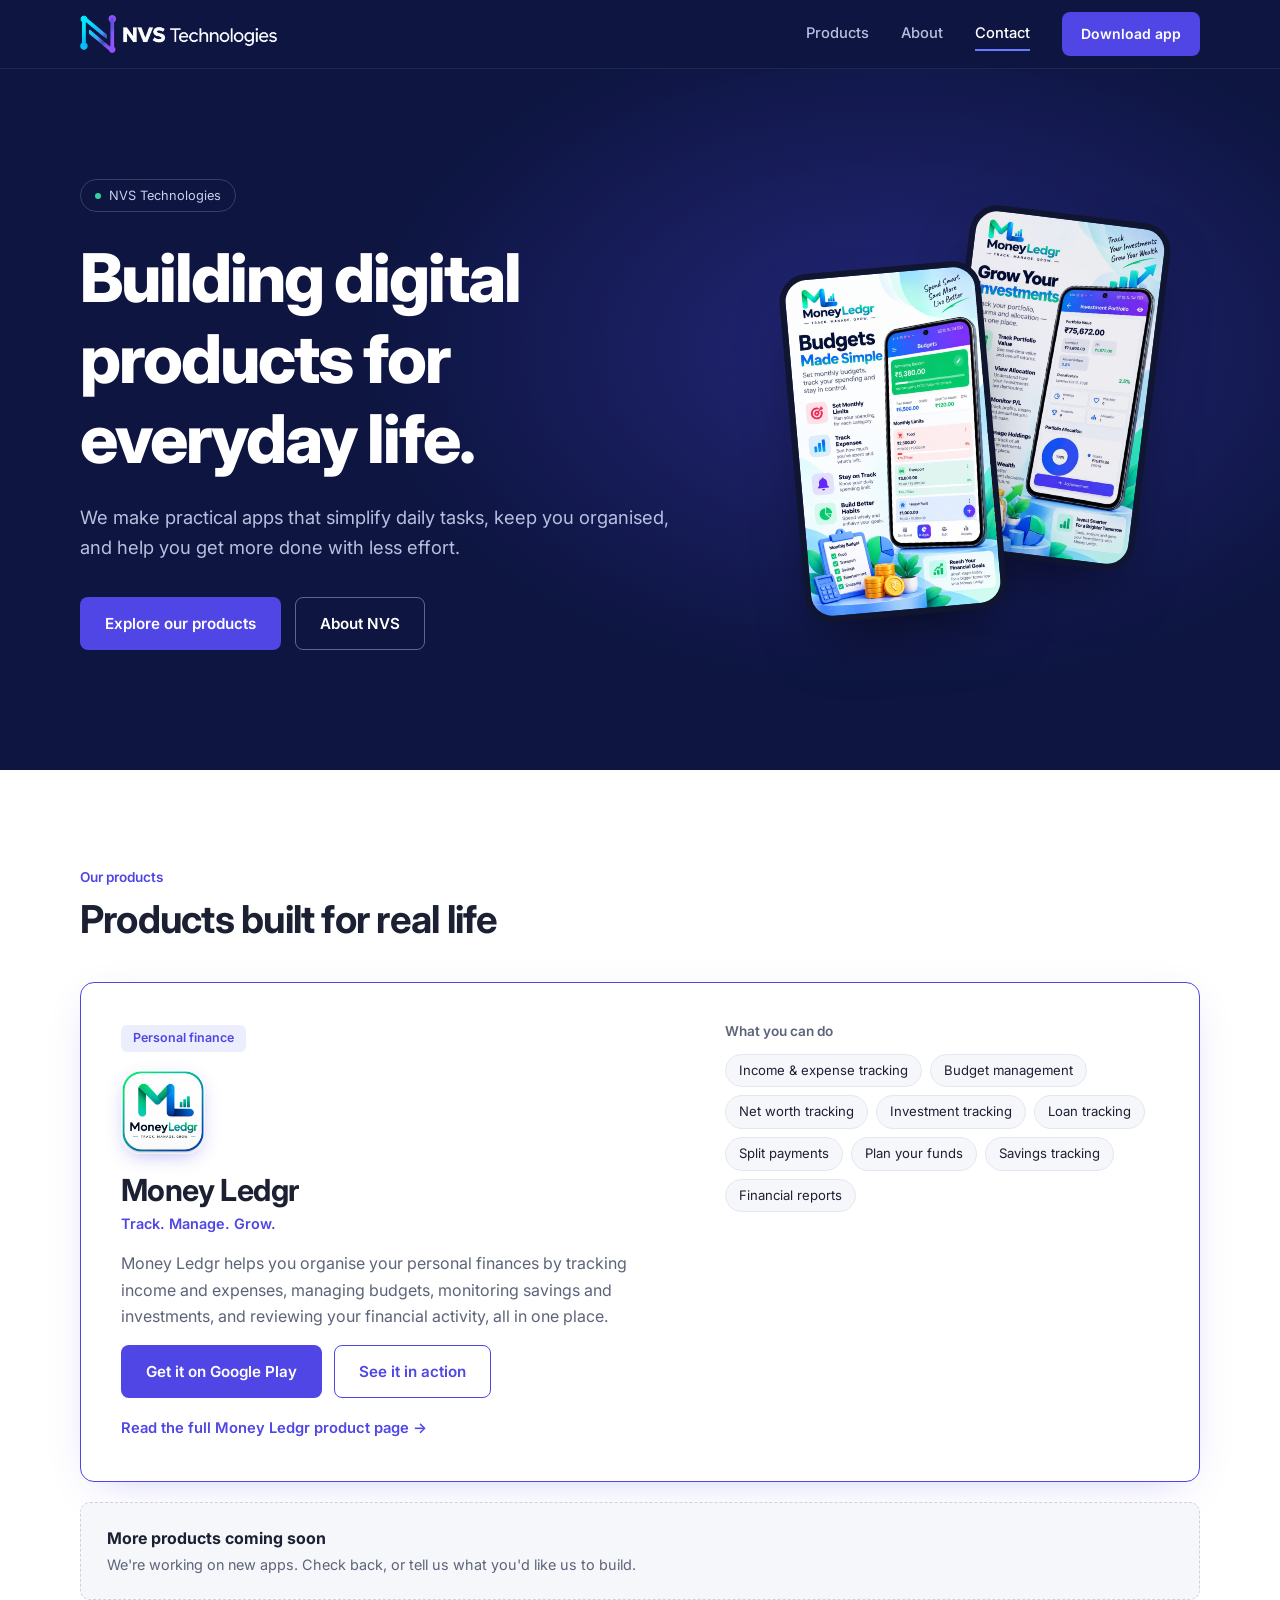
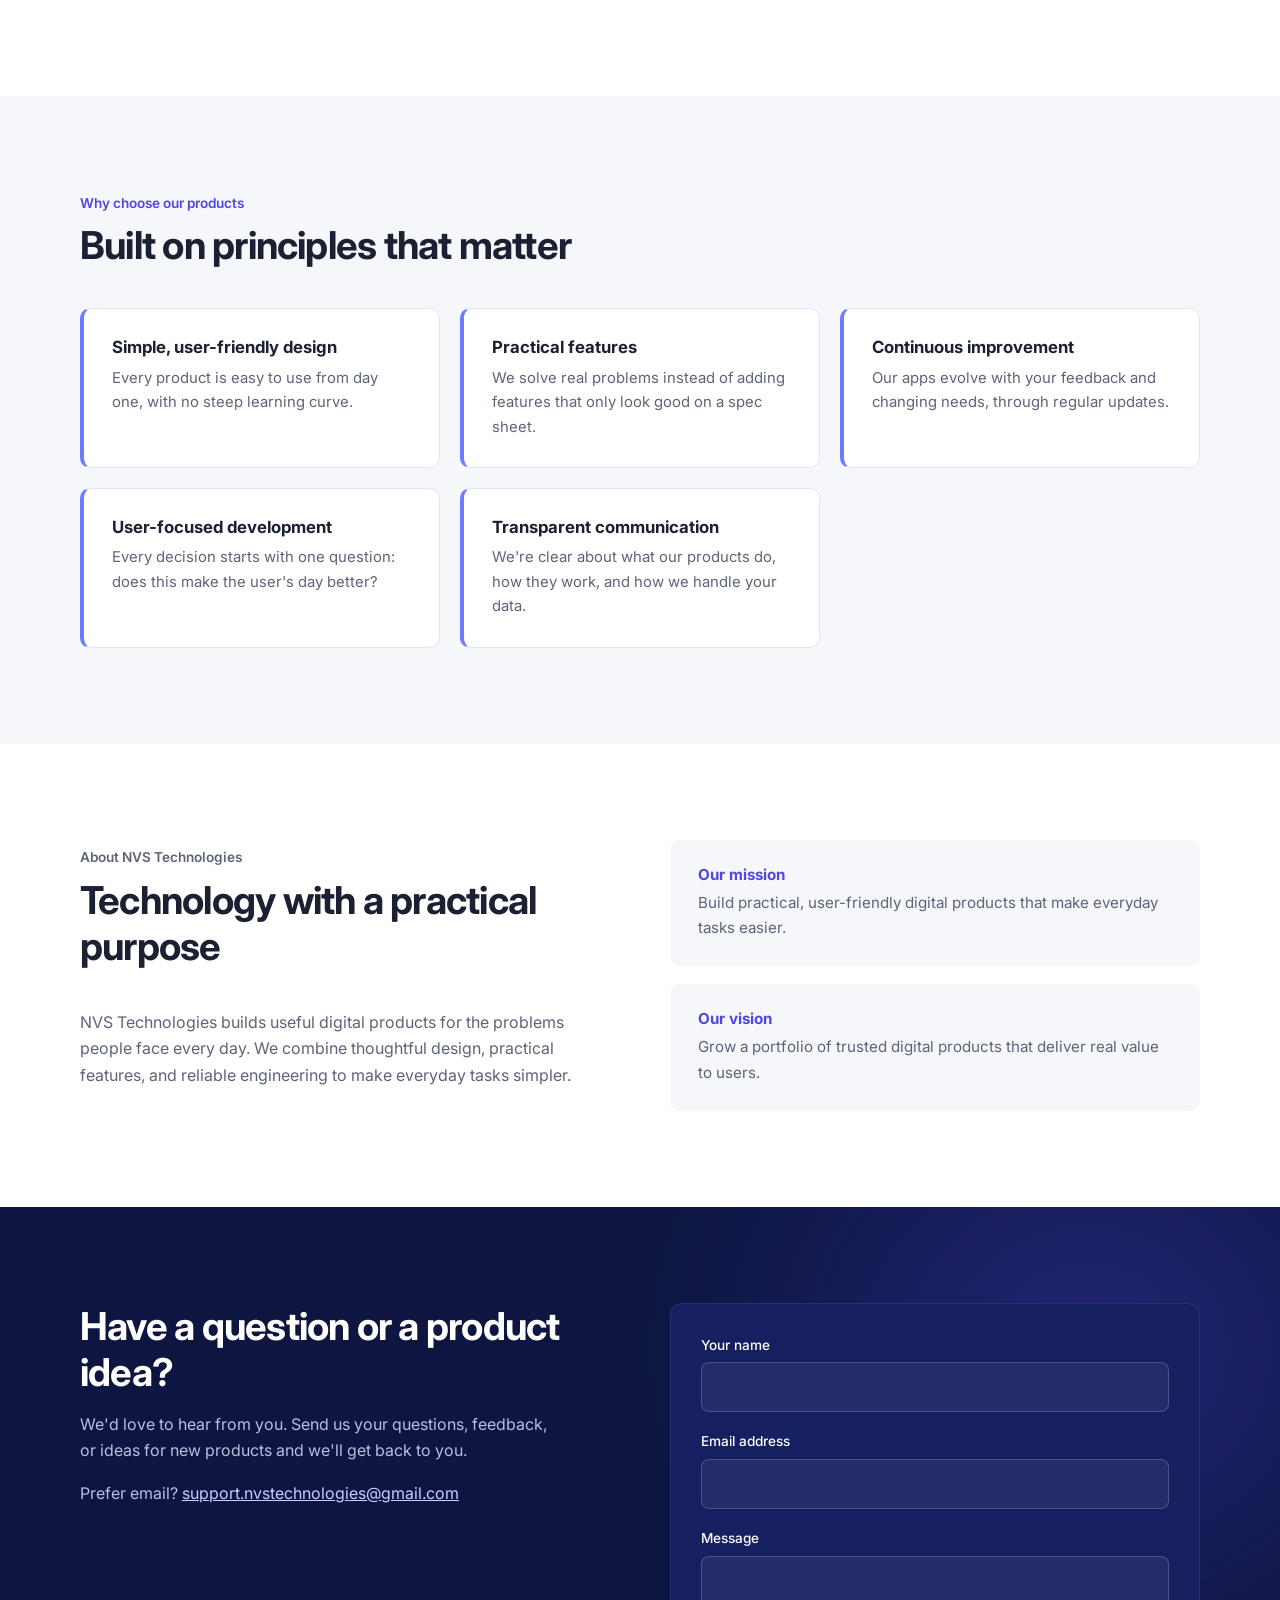
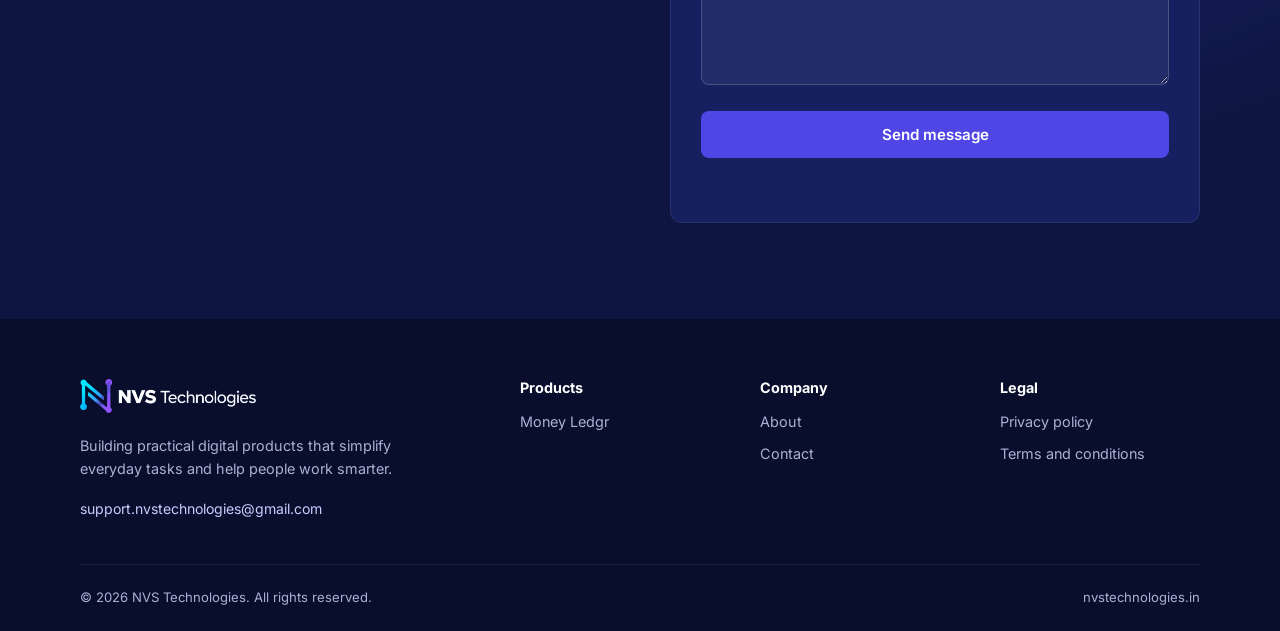
<file: index.html>
<!DOCTYPE html>
<html lang="en">
<head>
  <meta charset="UTF-8">
  <meta name="viewport" content="width=device-width, initial-scale=1">
  <title>NVS Technologies | Building Digital Products for Everyday Life</title>
  <meta name="description" content="NVS Technologies creates practical digital products that simplify everyday tasks. Home of Money Ledgr, a personal finance app.">
  <meta name="theme-color" content="#0d1540">
  <meta property="og:title" content="NVS Technologies">
  <meta property="og:description" content="Practical digital products for everyday life. Home of Money Ledgr.">
  <meta property="og:image" content="images/money-ledgr-icon.jpg">
  <link rel="icon" href="images/favicon.png" type="image/png">
  <link rel="preconnect" href="https://fonts.googleapis.com">
  <link rel="preconnect" href="https://fonts.gstatic.com" crossorigin>
  <link href="https://fonts.googleapis.com/css2?family=Inter:wght@400;500;600;700;800&display=swap" rel="stylesheet">
  <link rel="stylesheet" href="css/style.css">
</head>
<body>

<a class="skip-link" href="#main">Skip to content</a>

<!-- ============ Header ============ -->
<header class="site-header" id="top">
  <div class="container header-inner">
    <a href="#top" class="logo" aria-label="NVS Technologies home"><img src="images/nvs-logo.png" alt="NVS Technologies" width="700" height="135"></a>

    <button class="nav-toggle" aria-label="Open menu" aria-expanded="false" aria-controls="main-nav">
      <span></span><span></span><span></span>
    </button>

    <nav id="main-nav" class="main-nav" aria-label="Main">
      <a href="#products">Products</a>
      <a href="#about">About</a>
      <a href="#contact">Contact</a>
      <a href="https://play.google.com/store/apps/details?id=com.money_ledgr.app&pcampaignid=web_share" class="btn btn-primary btn-small" target="_blank" rel="noopener">Download app</a>
    </nav>
  </div>
</header>

<main id="main">

<!-- ============ Hero ============ -->
<section class="hero">
  <div class="container hero-grid">
    <div class="hero-copy">
      <p class="pill"><span class="dot"></span> NVS Technologies</p>
      <h1>Building digital products for everyday life.</h1>
      <p class="hero-text">We make practical apps that simplify daily tasks, keep you organised, and help you get more done with less effort.</p>
      <div class="hero-actions">
        <a href="#products" class="btn btn-primary">Explore our products</a>
        <a href="#about" class="btn btn-outline">About NVS</a>
      </div>
    </div>
    <div class="hero-visual" aria-hidden="true">
      <img class="hv-back" src="images/screens/investments.jpg" alt="" width="720" height="1280">
      <img class="hv-front" src="images/screens/budgets.jpg" alt="" width="720" height="1280">
    </div>
  </div>
</section>

<!-- ============ Products ============ -->
<section class="section" id="products">
  <div class="container">
    <p class="kicker">Our products</p>
    <h2>Products built for real life</h2>

    <article class="product-card">
      <div class="product-info">
        <span class="tag">Personal finance</span>
        <img class="product-logo" src="images/money-ledgr-icon.jpg" alt="Money Ledgr app icon" width="320" height="320">
        <h3>Money Ledgr</h3>
        <p class="product-tagline">Track. Manage. Grow.</p>
        <p>Money Ledgr helps you organise your personal finances by tracking income and expenses, managing budgets, monitoring savings and investments, and reviewing your financial activity, all in one place.</p>
        <div class="product-actions">
          <a href="https://play.google.com/store/apps/details?id=com.money_ledgr.app&pcampaignid=web_share" class="btn btn-primary" target="_blank" rel="noopener">Get it on Google Play</a>
          <button type="button" class="btn btn-secondary" data-open-showcase>See it in action</button>
        </div>
        <p class="more-link"><a href="money-ledgr.html">Read the full Money Ledgr product page &rarr;</a></p>
      </div>

      <div class="product-features">
        <h4>What you can do</h4>
        <ul>
          <li>Income &amp; expense tracking</li>
          <li>Budget management</li>
          <li>Net worth tracking</li>
          <li>Investment tracking</li>
          <li>Loan tracking</li>
          <li>Split payments</li>
          <li>Plan your funds</li>
          <li>Savings tracking</li>
          <li>Financial reports</li>
        </ul>
      </div>
    </article>

    <div class="coming-soon">
      <strong>More products coming soon</strong>
      <span>We're working on new apps. Check back, or tell us what you'd like us to build.</span>
    </div>
  </div>
</section>

<!-- ============ Principles ============ -->
<section class="section section-soft" id="principles">
  <div class="container">
    <p class="kicker">Why choose our products</p>
    <h2>Built on principles that matter</h2>

    <div class="principles">
      <div class="principle">
        <h3>Simple, user-friendly design</h3>
        <p>Every product is easy to use from day one, with no steep learning curve.</p>
      </div>
      <div class="principle">
        <h3>Practical features</h3>
        <p>We solve real problems instead of adding features that only look good on a spec sheet.</p>
      </div>
      <div class="principle">
        <h3>Continuous improvement</h3>
        <p>Our apps evolve with your feedback and changing needs, through regular updates.</p>
      </div>
      <div class="principle">
        <h3>User-focused development</h3>
        <p>Every decision starts with one question: does this make the user's day better?</p>
      </div>
      <div class="principle">
        <h3>Transparent communication</h3>
        <p>We're clear about what our products do, how they work, and how we handle your data.</p>
      </div>
    </div>
  </div>
</section>

<!-- ============ About ============ -->
<section class="section" id="about">
  <div class="container about-grid">
    <div>
      <p class="kicker">About NVS Technologies</p>
      <h2>Technology with a practical purpose</h2>
      <p>NVS Technologies builds useful digital products for the problems people face every day. We combine thoughtful design, practical features, and reliable engineering to make everyday tasks simpler.</p>
    </div>

    <div class="mv">
      <div class="mv-card">
        <h3>Our mission</h3>
        <p>Build practical, user-friendly digital products that make everyday tasks easier.</p>
      </div>
      <div class="mv-card">
        <h3>Our vision</h3>
        <p>Grow a portfolio of trusted digital products that deliver real value to users.</p>
      </div>
    </div>
  </div>
</section>

<!-- ============ Contact ============ -->
<section class="section contact" id="contact">
  <div class="container contact-grid">
    <div>
      <h2>Have a question or a product idea?</h2>
      <p>We'd love to hear from you. Send us your questions, feedback, or ideas for new products and we'll get back to you.</p>
      <p class="contact-mail">Prefer email? <a href="mailto:support.nvstechnologies@gmail.com">support.nvstechnologies@gmail.com</a></p>
    </div>

    <form class="contact-form" id="contact-form" novalidate>
      <label for="name">Your name</label>
      <input type="text" id="name" name="name" autocomplete="name" required>

      <label for="email">Email address</label>
      <input type="email" id="email" name="email" autocomplete="email" required>

      <label for="message">Message</label>
      <textarea id="message" name="message" rows="4" required></textarea>

      <!-- spam trap: real visitors never see or fill this -->
      <input type="text" name="website" class="hp" tabindex="-1" autocomplete="off" aria-hidden="true">

      <button type="submit" class="btn btn-primary">Send message</button>
      <p class="form-status" id="form-status" role="status" aria-live="polite"></p>
    </form>
  </div>
</section>

</main>

<!-- ============ Footer ============ -->
<footer class="site-footer">
  <div class="container footer-grid">
    <div>
      <a href="#top" class="logo"><img src="images/nvs-logo.png" alt="NVS Technologies" width="700" height="135"></a>
      <p class="footer-blurb">Building practical digital products that simplify everyday tasks and help people work smarter.</p>
      <p class="footer-mail"><a href="mailto:support.nvstechnologies@gmail.com">support.nvstechnologies@gmail.com</a></p>
    </div>
    <div>
      <h4>Products</h4>
      <a href="money-ledgr.html">Money Ledgr</a>
    </div>
    <div>
      <h4>Company</h4>
      <a href="#about">About</a>
      <a href="#contact">Contact</a>
    </div>
    <div>
      <h4>Legal</h4>
      <a href="moneyledgr-privacy.html">Privacy policy</a>
      <a href="moneyledgr-terms.html">Terms and conditions</a>
    </div>
  </div>
  <div class="container footer-bottom">
    <span>&copy; <span id="year">2026</span> NVS Technologies. All rights reserved.</span>
    <span>nvstechnologies.in</span>
  </div>
</footer>

<!-- Money Ledgr screenshot viewer -->
<dialog class="showcase" id="showcase" aria-labelledby="sc-title">
  <div class="sc-inner">
    <button type="button" class="sc-close" aria-label="Close screenshots">&times;</button>

    <div class="sc-stage">
      <img id="sc-image" src="images/screens/investments.jpg" alt="" width="720" height="1280">
    </div>

    <div class="sc-side">
      <p class="kicker">Inside Money Ledgr</p>
      <h3 id="sc-title">Grow your investments</h3>
      <p id="sc-text">Track your portfolio value, returns and allocation, all in one place.</p>

      <div class="sc-tabs" role="tablist" aria-label="App screens">
        <button type="button" role="tab" class="active" aria-selected="true"
          data-src="images/screens/investments.jpg" data-title="Grow your investments"
          data-text="Track your portfolio value, profit and loss, annual return and how your money is spread across holdings."
          data-alt="Investment Portfolio screen showing portfolio value, invested amount, profit and loss and an allocation chart">Investments</button>
        <button type="button" role="tab" aria-selected="false"
          data-src="images/screens/budgets.jpg" data-title="Budgets made simple"
          data-text="Set monthly limits for each category and see your remaining balance and how much you can spend per day."
          data-alt="Budgets screen showing remaining balance and monthly limits for food, transport and rent">Budgets</button>
        <button type="button" role="tab" aria-selected="false"
          data-src="images/screens/plan-funds.jpg" data-title="Plan your funds"
          data-text="Decide where your money goes. Allocate funds to EMIs, groceries, savings and an emergency fund, and watch your progress."
          data-alt="Plan Your Funds screen showing available funds and allocations">Plan funds</button>
        <button type="button" role="tab" aria-selected="false"
          data-src="images/screens/loans.jpg" data-title="Manage loans with ease"
          data-text="Keep track of what you owe and what others owe you, with EMIs, due dates, interest and outstanding amounts."
          data-alt="Loans screen showing total owed, monthly interest and loan details with Pay and Schedule buttons">Loans</button>
        <button type="button" role="tab" aria-selected="false"
          data-src="images/screens/split-payments.jpg" data-title="Split payments"
          data-text="Create groups for trips and shared costs, see who owes whom, and mark payments as settled."
          data-alt="Split Payments screen showing what you owe, what you get and a trip group">Split payments</button>
      </div>

      <div class="sc-nav">
        <button type="button" class="sc-arrow" id="sc-prev" aria-label="Previous screen">&larr;</button>
        <span id="sc-count" aria-live="polite">1 / 5</span>
        <button type="button" class="sc-arrow" id="sc-next" aria-label="Next screen">&rarr;</button>
      </div>

      <a href="https://play.google.com/store/apps/details?id=com.money_ledgr.app&pcampaignid=web_share" class="btn btn-primary" target="_blank" rel="noopener">Get it on Google Play</a>
    </div>
  </div>
</dialog>

<button class="to-top" id="to-top" aria-label="Back to top" hidden>&uarr;</button>

<script src="js/main.js"></script>
</body>
</html>
</file>
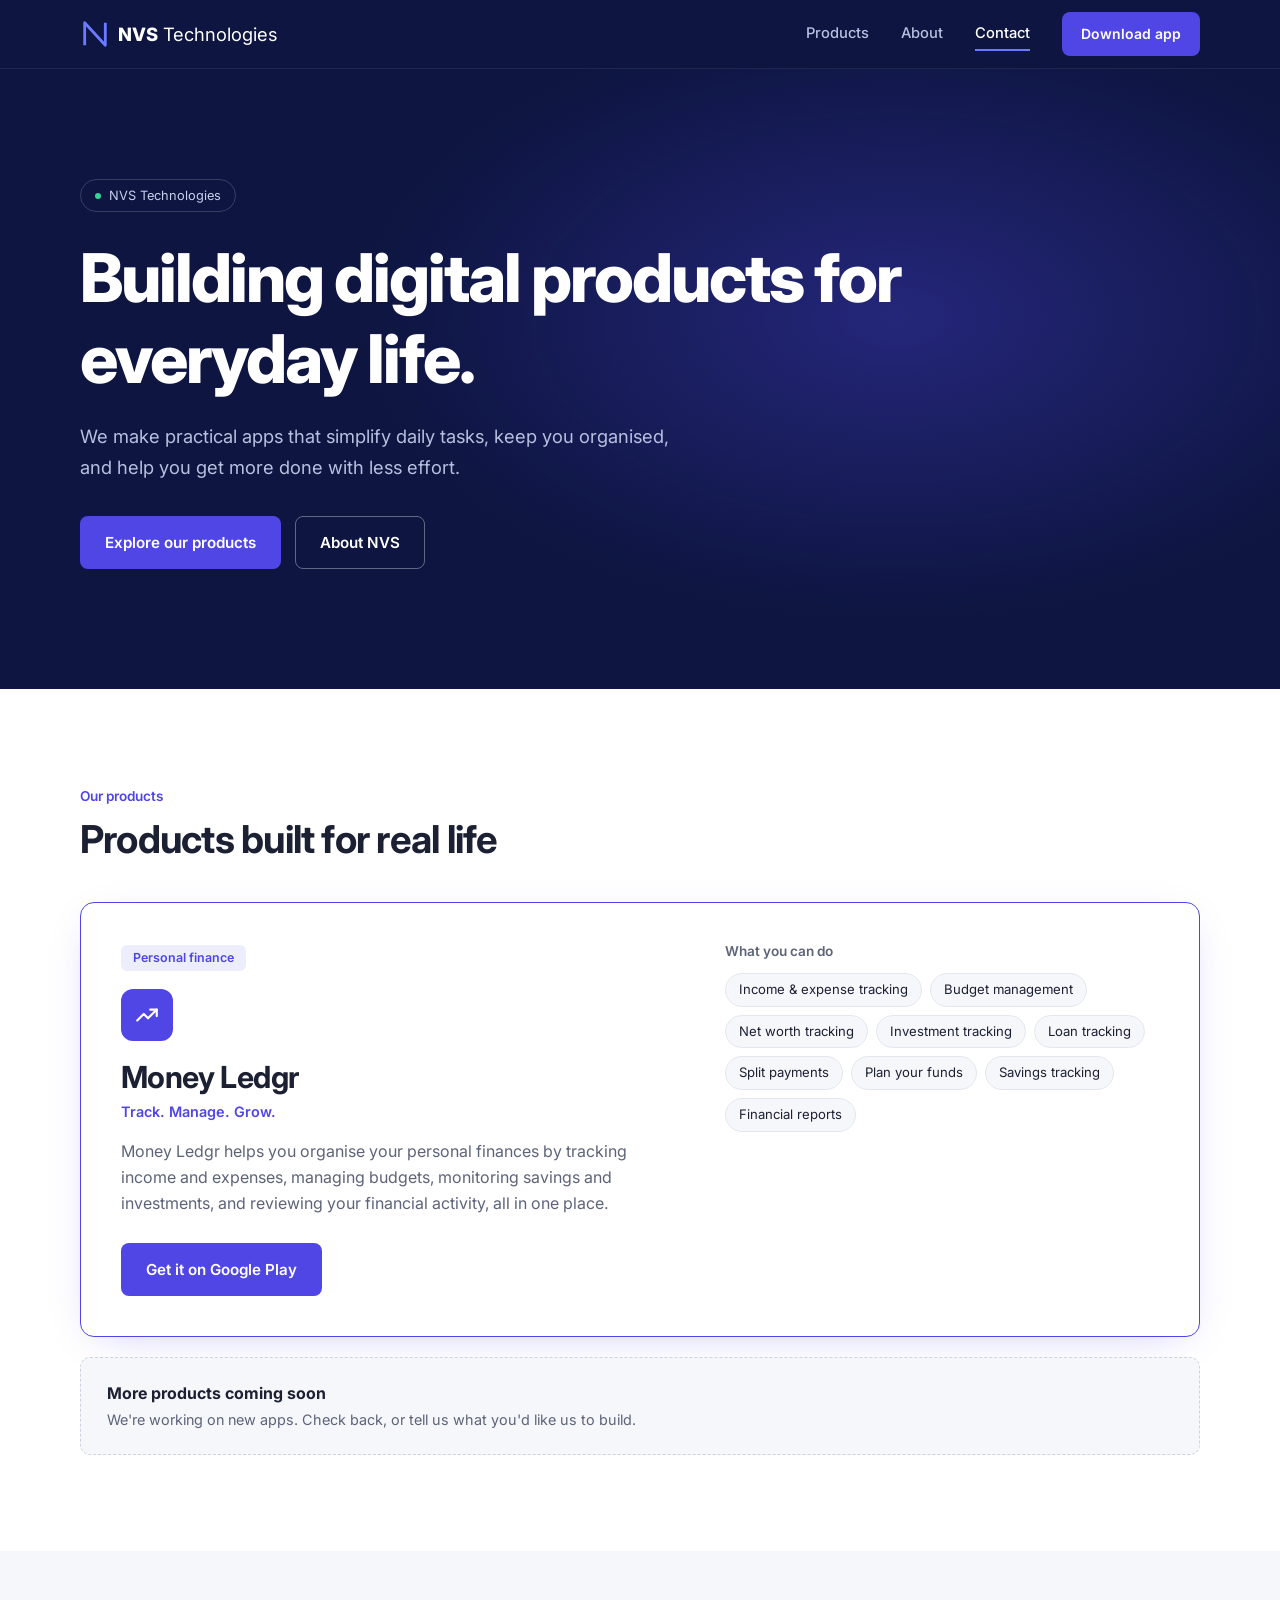
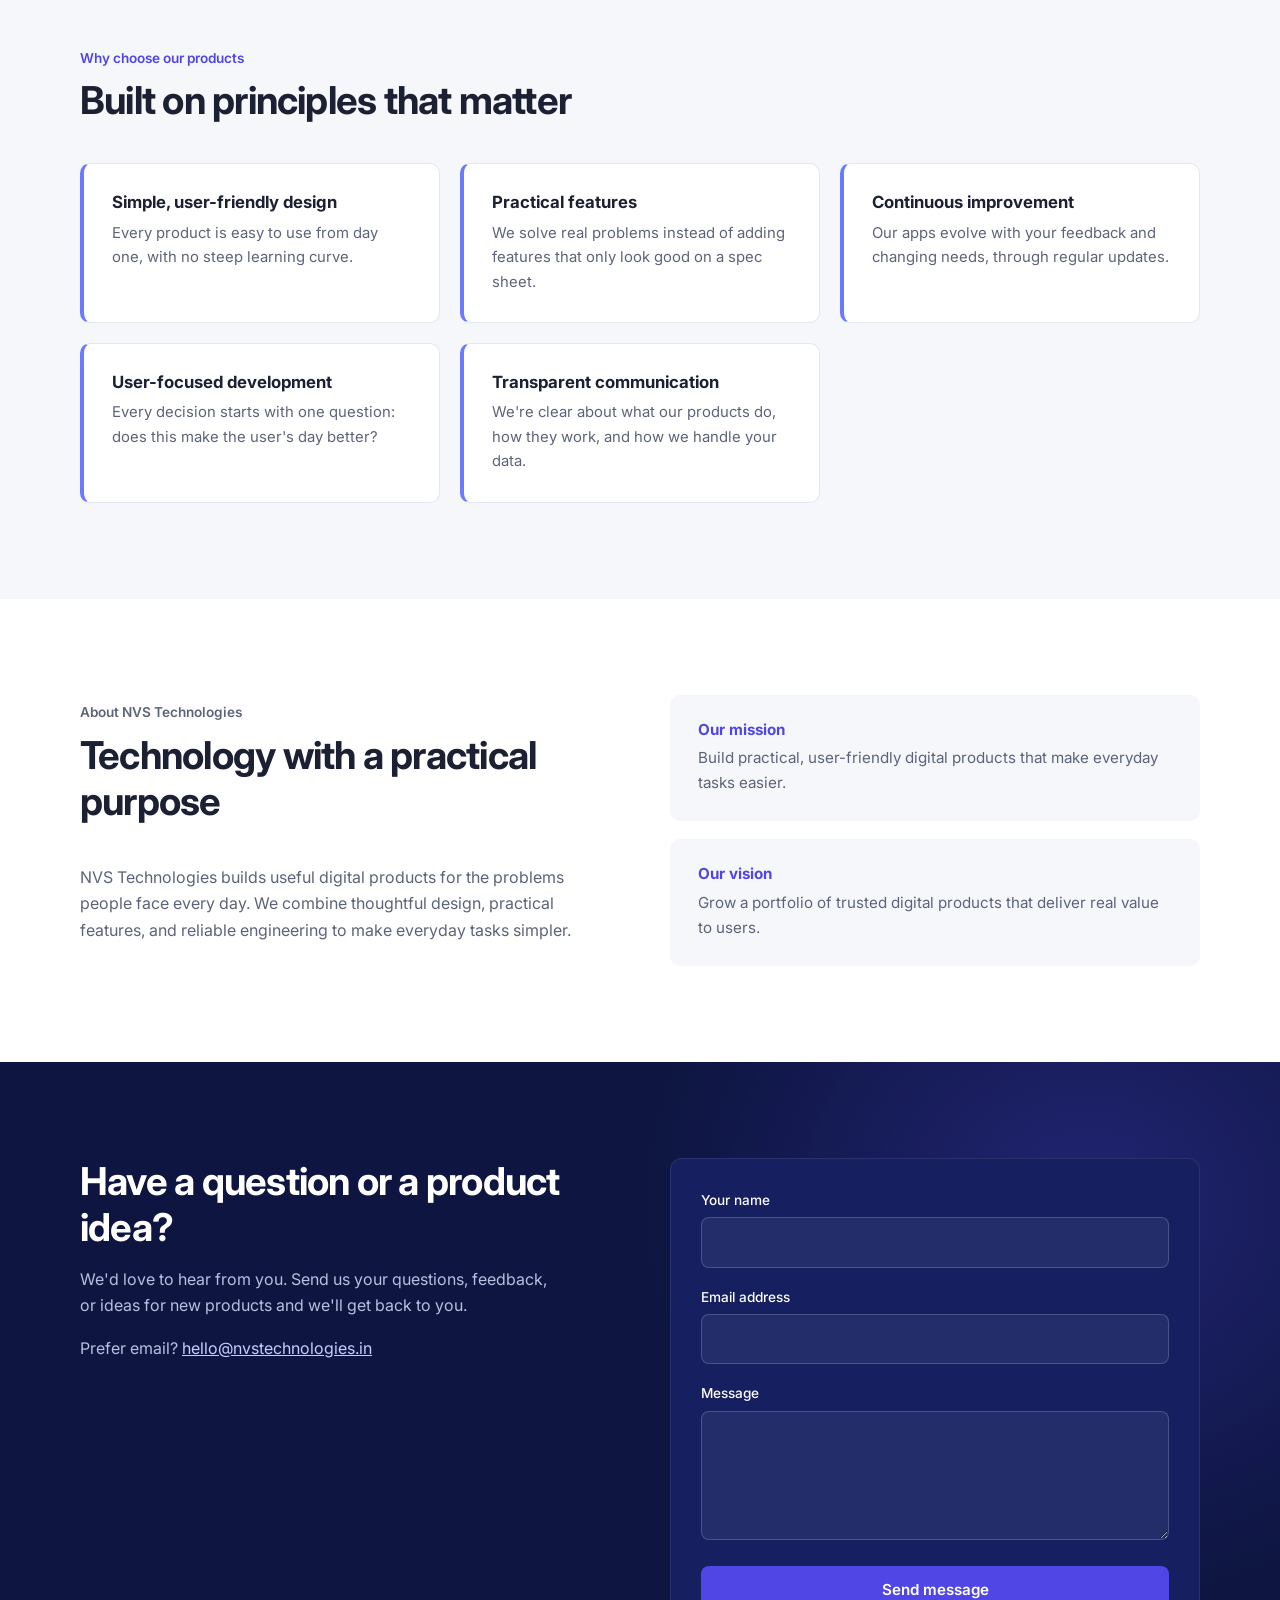
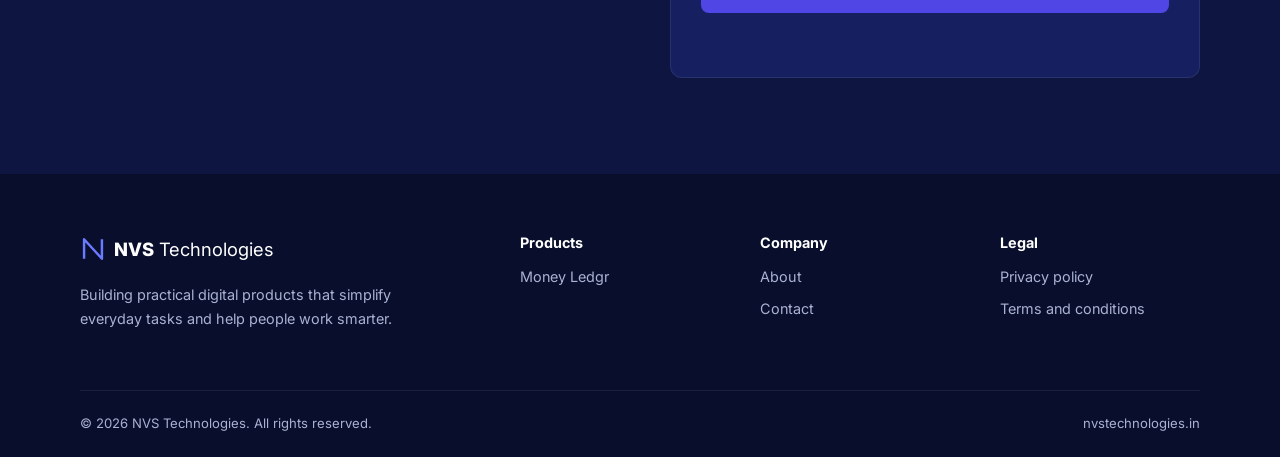
<file: nvs-site/index.html>
<!DOCTYPE html>
<html lang="en">
<head>
  <meta charset="UTF-8">
  <meta name="viewport" content="width=device-width, initial-scale=1">
  <title>NVS Technologies | Building Digital Products for Everyday Life</title>
  <meta name="description" content="NVS Technologies creates practical digital products that simplify everyday tasks. Home of Money Ledgr, a personal finance app.">
  <link rel="icon" href="images/favicon.svg" type="image/svg+xml">
  <link rel="preconnect" href="https://fonts.googleapis.com">
  <link rel="preconnect" href="https://fonts.gstatic.com" crossorigin>
  <link href="https://fonts.googleapis.com/css2?family=Inter:wght@400;500;600;700;800&display=swap" rel="stylesheet">
  <link rel="stylesheet" href="css/style.css">
</head>
<body>

<a class="skip-link" href="#main">Skip to content</a>

<!-- ============ Header ============ -->
<header class="site-header" id="top">
  <div class="container header-inner">
    <a href="#top" class="logo" aria-label="NVS Technologies home">
      <svg width="30" height="30" viewBox="0 0 32 32" fill="none" aria-hidden="true">
        <path d="M5 28V4l22 24V4" stroke="#6b7bff" stroke-width="3" stroke-linejoin="round"/>
      </svg>
      <span><strong>NVS</strong> Technologies</span>
    </a>

    <button class="nav-toggle" aria-label="Open menu" aria-expanded="false" aria-controls="main-nav">
      <span></span><span></span><span></span>
    </button>

    <nav id="main-nav" class="main-nav" aria-label="Main">
      <a href="#products">Products</a>
      <a href="#about">About</a>
      <a href="#contact">Contact</a>
      <!-- <a href="#products" class="btn btn-primary btn-small">Download app</a> -->
       <a href="https://play.google.com/store/apps/details?id=com.money_ledgr.app&pcampaignid=web_share" class="btn btn-primary btn-small" target="_blank" rel="noopener">Download app</a>
    </nav>
  </div>
</header>

<main id="main">

<!-- ============ Hero ============ -->
<section class="hero">
  <div class="container">
    <p class="pill"><span class="dot"></span> NVS Technologies</p>
    <h1>Building digital products for everyday life.</h1>
    <p class="hero-text">We make practical apps that simplify daily tasks, keep you organised, and help you get more done with less effort.</p>
    <div class="hero-actions">
      <a href="#products" class="btn btn-primary">Explore our products</a>
      <a href="#about" class="btn btn-outline">About NVS</a>
    </div>
  </div>
</section>

<!-- ============ Products ============ -->
<section class="section" id="products">
  <div class="container">
    <p class="kicker">Our products</p>
    <h2>Products built for real life</h2>

    <article class="product-card">
      <div class="product-info">
        <span class="tag">Personal finance</span>
        <div class="product-icon" aria-hidden="true">
          <svg width="26" height="26" viewBox="0 0 24 24" fill="none" stroke="currentColor" stroke-width="2" stroke-linecap="round" stroke-linejoin="round"><polyline points="3 17 9 11 13 15 21 7"/><polyline points="15 7 21 7 21 13"/></svg>
        </div>
        <h3>Money Ledgr</h3>
        <p class="product-tagline">Track. Manage. Grow.</p>
        <p>Money Ledgr helps you organise your personal finances by tracking income and expenses, managing budgets, monitoring savings and investments, and reviewing your financial activity, all in one place.</p>
        <!-- <a href="#" class="btn btn-primary">Get it on Google Play</a> -->
         <a href="https://play.google.com/store/apps/details?id=com.money_ledgr.app&pcampaignid=web_share" class="btn btn-primary" target="_blank" rel="noopener">Get it on Google Play</a>
      </div>

      <div class="product-features">
        <h4>What you can do</h4>
        <ul>
          <li>Income &amp; expense tracking</li>
          <li>Budget management</li>
          <li>Net worth tracking</li>
          <li>Investment tracking</li>
          <li>Loan tracking</li>
          <li>Split payments</li>
          <li>Plan your funds</li>
          <li>Savings tracking</li>
          <li>Financial reports</li>
        </ul>
      </div>
    </article>

    <div class="coming-soon">
      <strong>More products coming soon</strong>
      <span>We're working on new apps. Check back, or tell us what you'd like us to build.</span>
    </div>
  </div>
</section>

<!-- ============ Principles ============ -->
<section class="section section-soft" id="principles">
  <div class="container">
    <p class="kicker">Why choose our products</p>
    <h2>Built on principles that matter</h2>

    <div class="principles">
      <div class="principle">
        <h3>Simple, user-friendly design</h3>
        <p>Every product is easy to use from day one, with no steep learning curve.</p>
      </div>
      <div class="principle">
        <h3>Practical features</h3>
        <p>We solve real problems instead of adding features that only look good on a spec sheet.</p>
      </div>
      <div class="principle">
        <h3>Continuous improvement</h3>
        <p>Our apps evolve with your feedback and changing needs, through regular updates.</p>
      </div>
      <div class="principle">
        <h3>User-focused development</h3>
        <p>Every decision starts with one question: does this make the user's day better?</p>
      </div>
      <div class="principle">
        <h3>Transparent communication</h3>
        <p>We're clear about what our products do, how they work, and how we handle your data.</p>
      </div>
    </div>
  </div>
</section>

<!-- ============ About ============ -->
<section class="section" id="about">
  <div class="container about-grid">
    <div>
      <p class="kicker">About NVS Technologies</p>
      <h2>Technology with a practical purpose</h2>
      <p>NVS Technologies builds useful digital products for the problems people face every day. We combine thoughtful design, practical features, and reliable engineering to make everyday tasks simpler.</p>
    </div>

    <div class="mv">
      <div class="mv-card">
        <h3>Our mission</h3>
        <p>Build practical, user-friendly digital products that make everyday tasks easier.</p>
      </div>
      <div class="mv-card">
        <h3>Our vision</h3>
        <p>Grow a portfolio of trusted digital products that deliver real value to users.</p>
      </div>
    </div>
  </div>
</section>

<!-- ============ Contact ============ -->
<section class="section contact" id="contact">
  <div class="container contact-grid">
    <div>
      <h2>Have a question or a product idea?</h2>
      <p>We'd love to hear from you. Send us your questions, feedback, or ideas for new products and we'll get back to you.</p>
      <p class="contact-mail">Prefer email? <a href="mailto:hello@nvstechnologies.in">hello@nvstechnologies.in</a></p>
    </div>

    <form class="contact-form" id="contact-form" novalidate>
      <label for="name">Your name</label>
      <input type="text" id="name" name="name" autocomplete="name" required>

      <label for="email">Email address</label>
      <input type="email" id="email" name="email" autocomplete="email" required>

      <label for="message">Message</label>
      <textarea id="message" name="message" rows="4" required></textarea>

      <button type="submit" class="btn btn-primary">Send message</button>
      <p class="form-status" id="form-status" role="status" aria-live="polite"></p>
    </form>
  </div>
</section>

</main>

<!-- ============ Footer ============ -->
<footer class="site-footer">
  <div class="container footer-grid">
    <div>
      <a href="#top" class="logo">
        <svg width="26" height="26" viewBox="0 0 32 32" fill="none" aria-hidden="true"><path d="M5 28V4l22 24V4" stroke="#6b7bff" stroke-width="3" stroke-linejoin="round"/></svg>
        <span><strong>NVS</strong> Technologies</span>
      </a>
      <p class="footer-blurb">Building practical digital products that simplify everyday tasks and help people work smarter.</p>
    </div>
    <div>
      <h4>Products</h4>
      <a href="#products">Money Ledgr</a>
    </div>
    <div>
      <h4>Company</h4>
      <a href="#about">About</a>
      <a href="#contact">Contact</a>
    </div>
    <div>
      <h4>Legal</h4>
      <a href="#">Privacy policy</a>
      <a href="#">Terms and conditions</a>
    </div>
  </div>
  <div class="container footer-bottom">
    <span>&copy; <span id="year">2026</span> NVS Technologies. All rights reserved.</span>
    <span>nvstechnologies.in</span>
  </div>
</footer>

<button class="to-top" id="to-top" aria-label="Back to top" hidden>&uarr;</button>

<script src="js/main.js"></script>
</body>
</html>
</file>
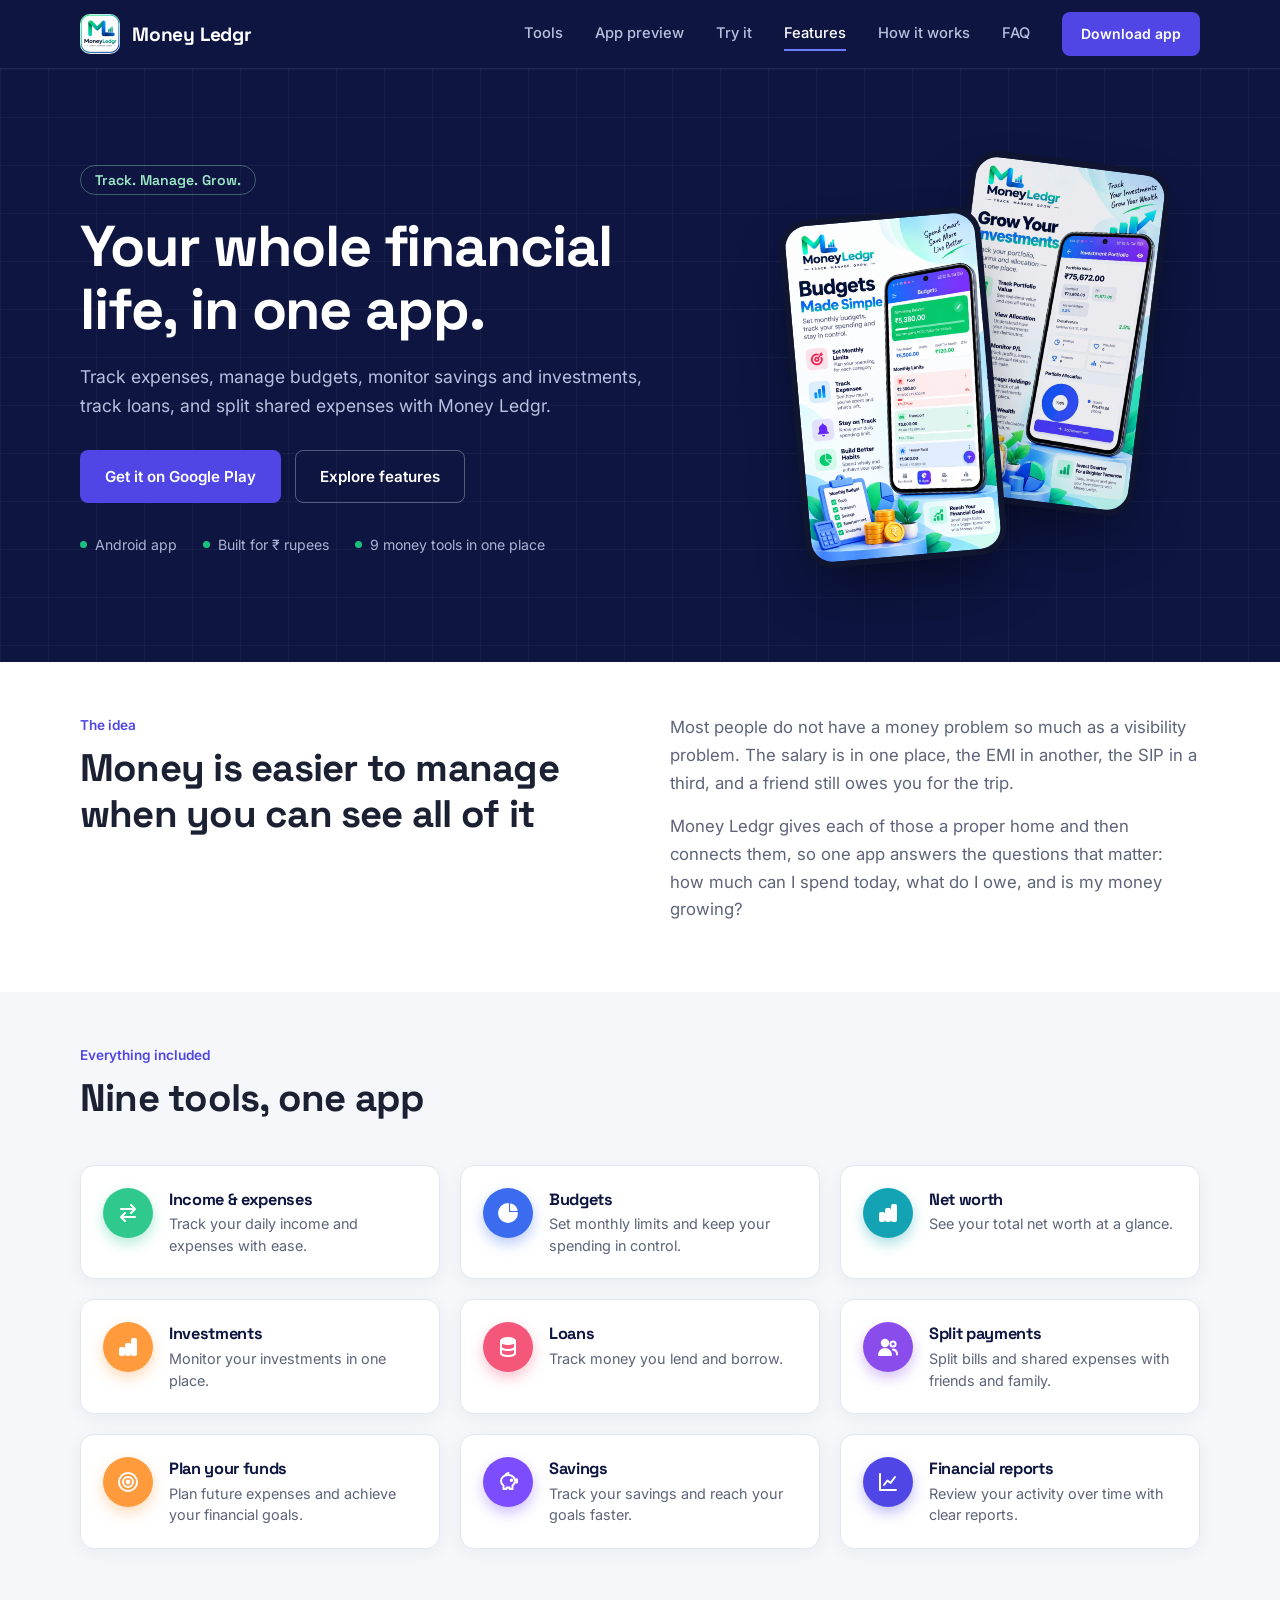
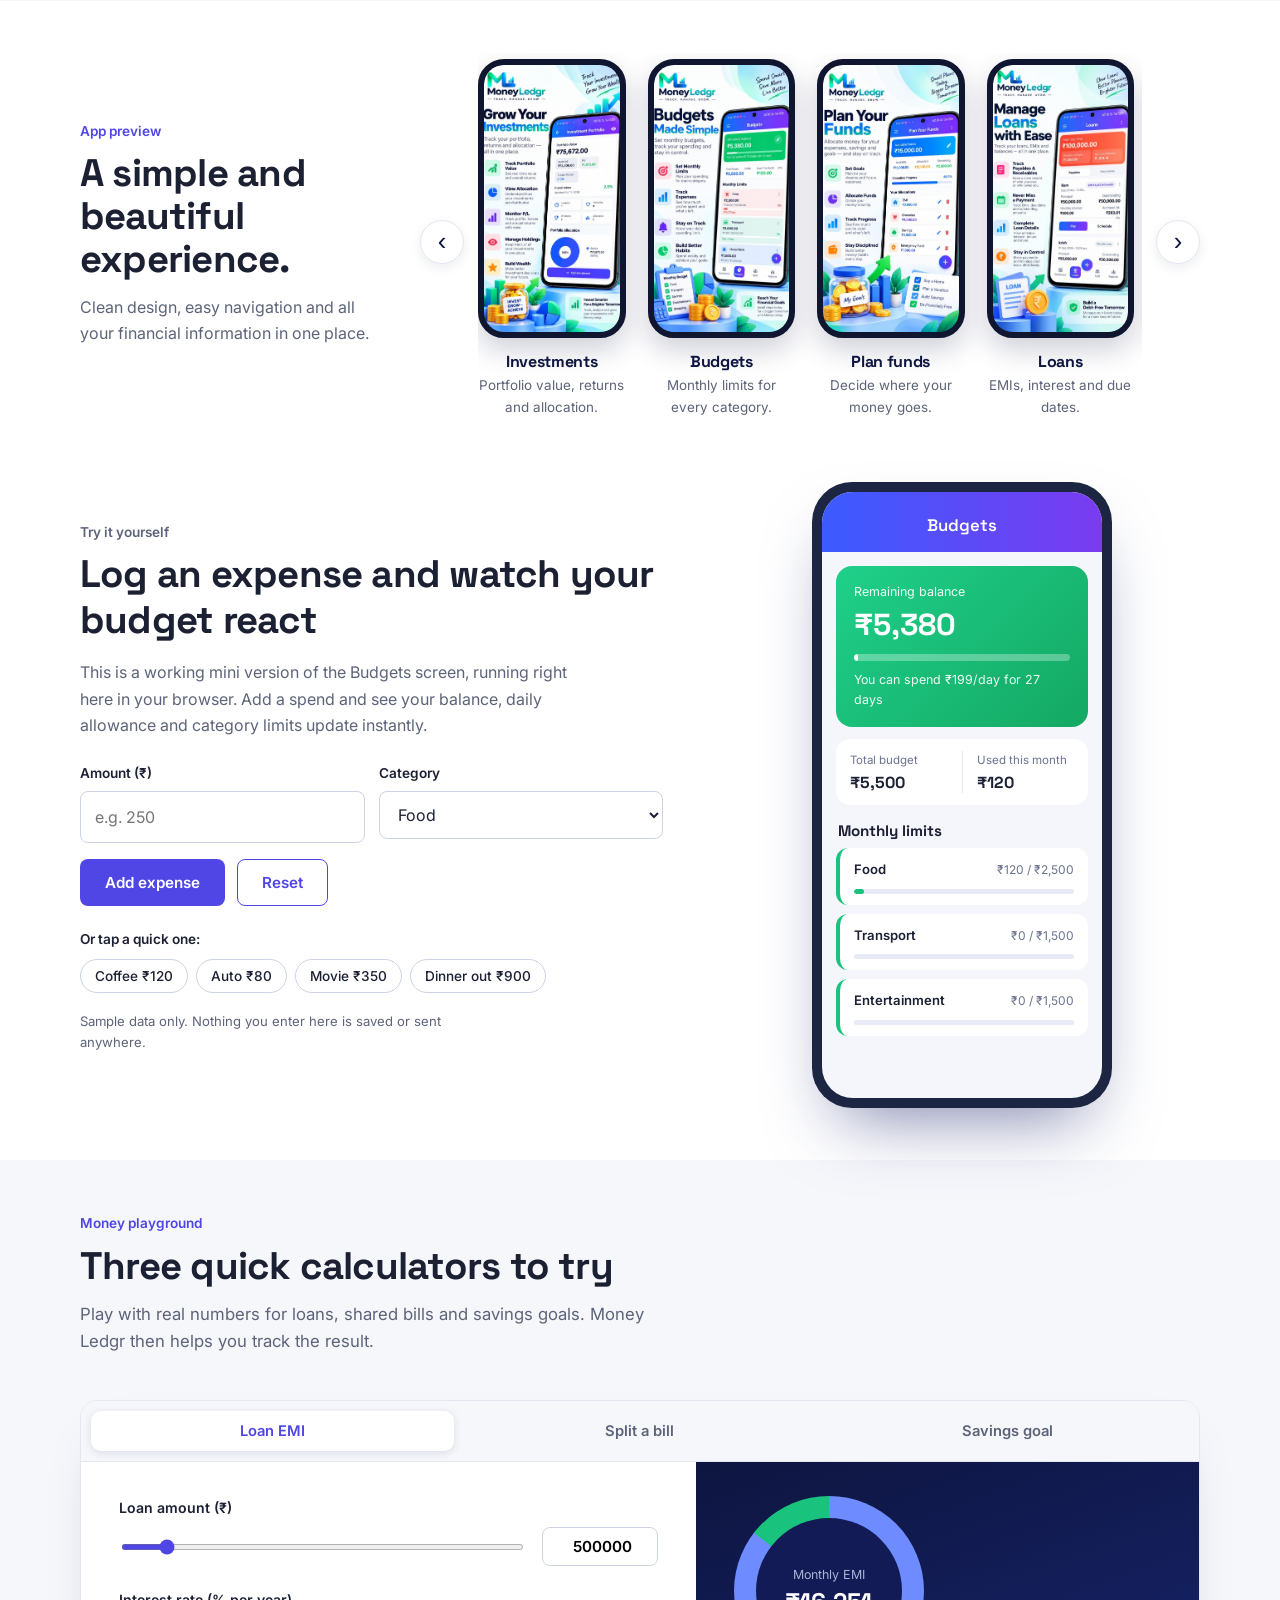
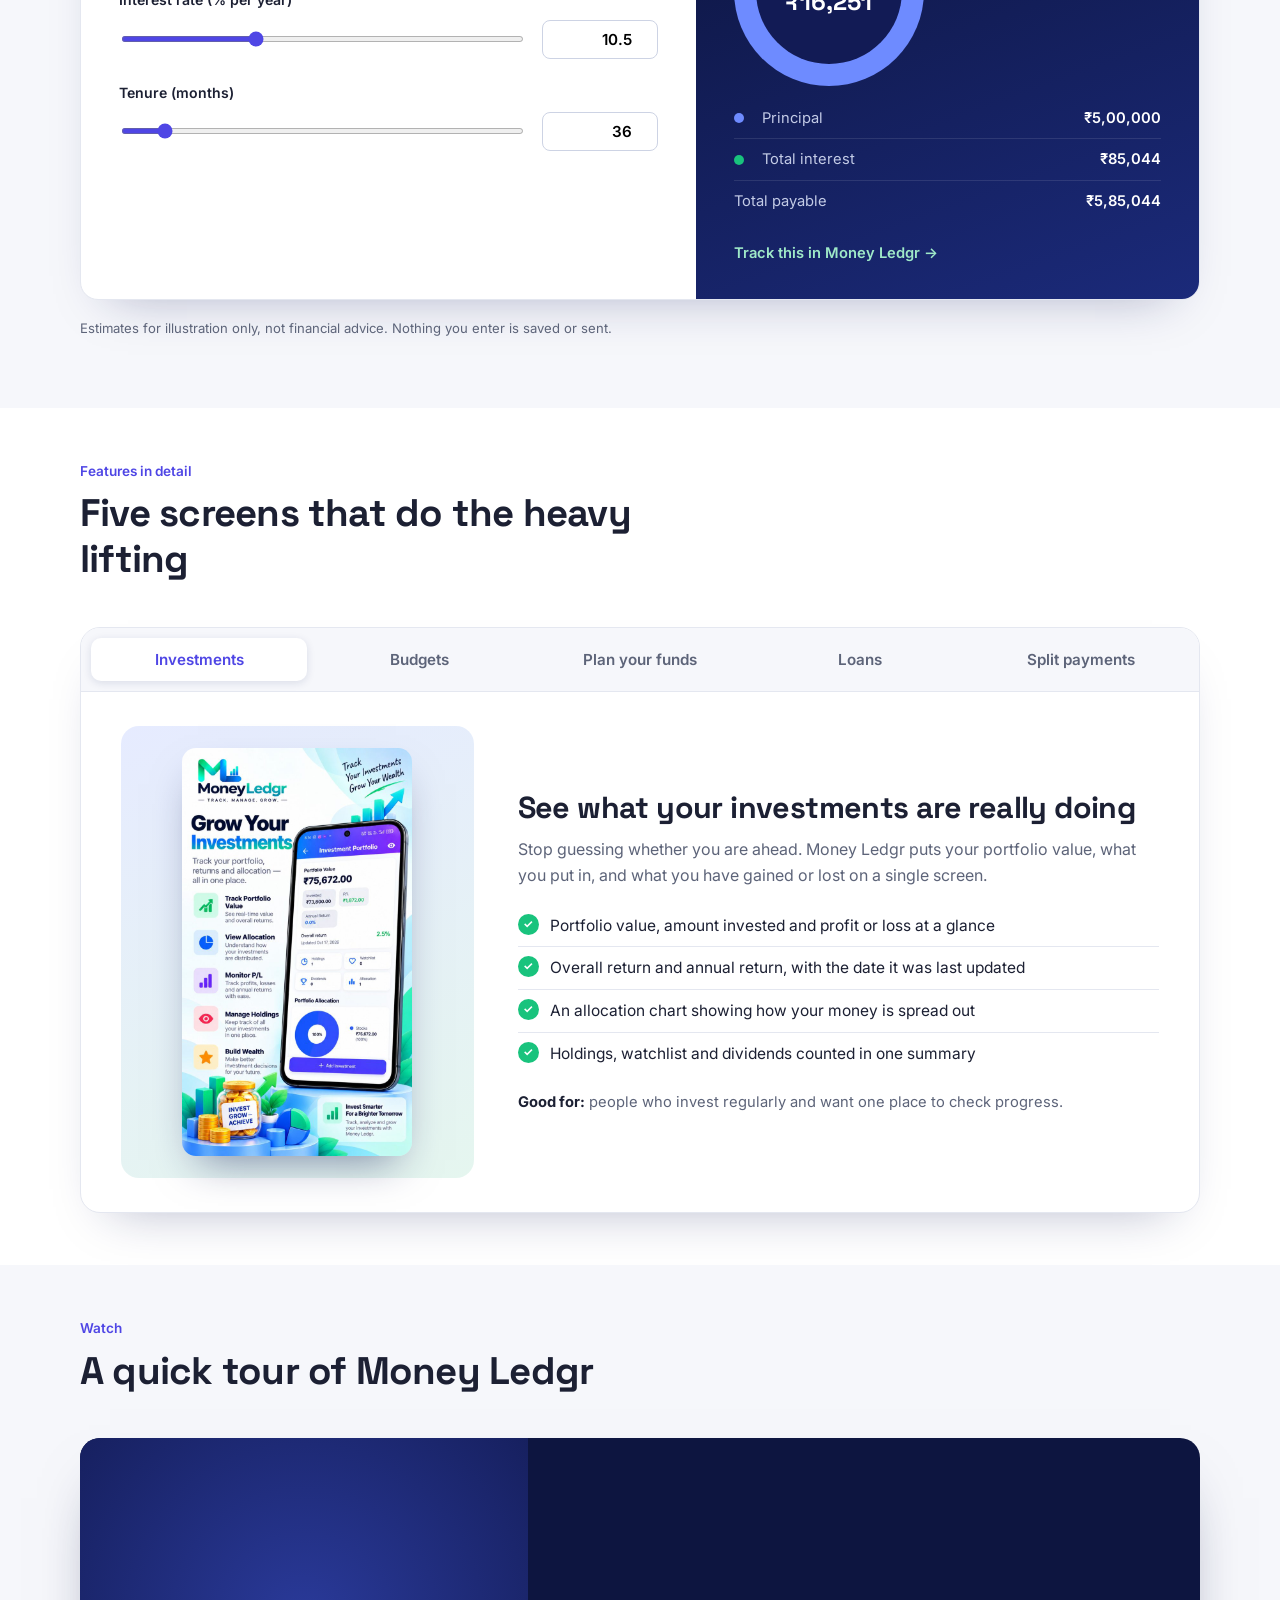
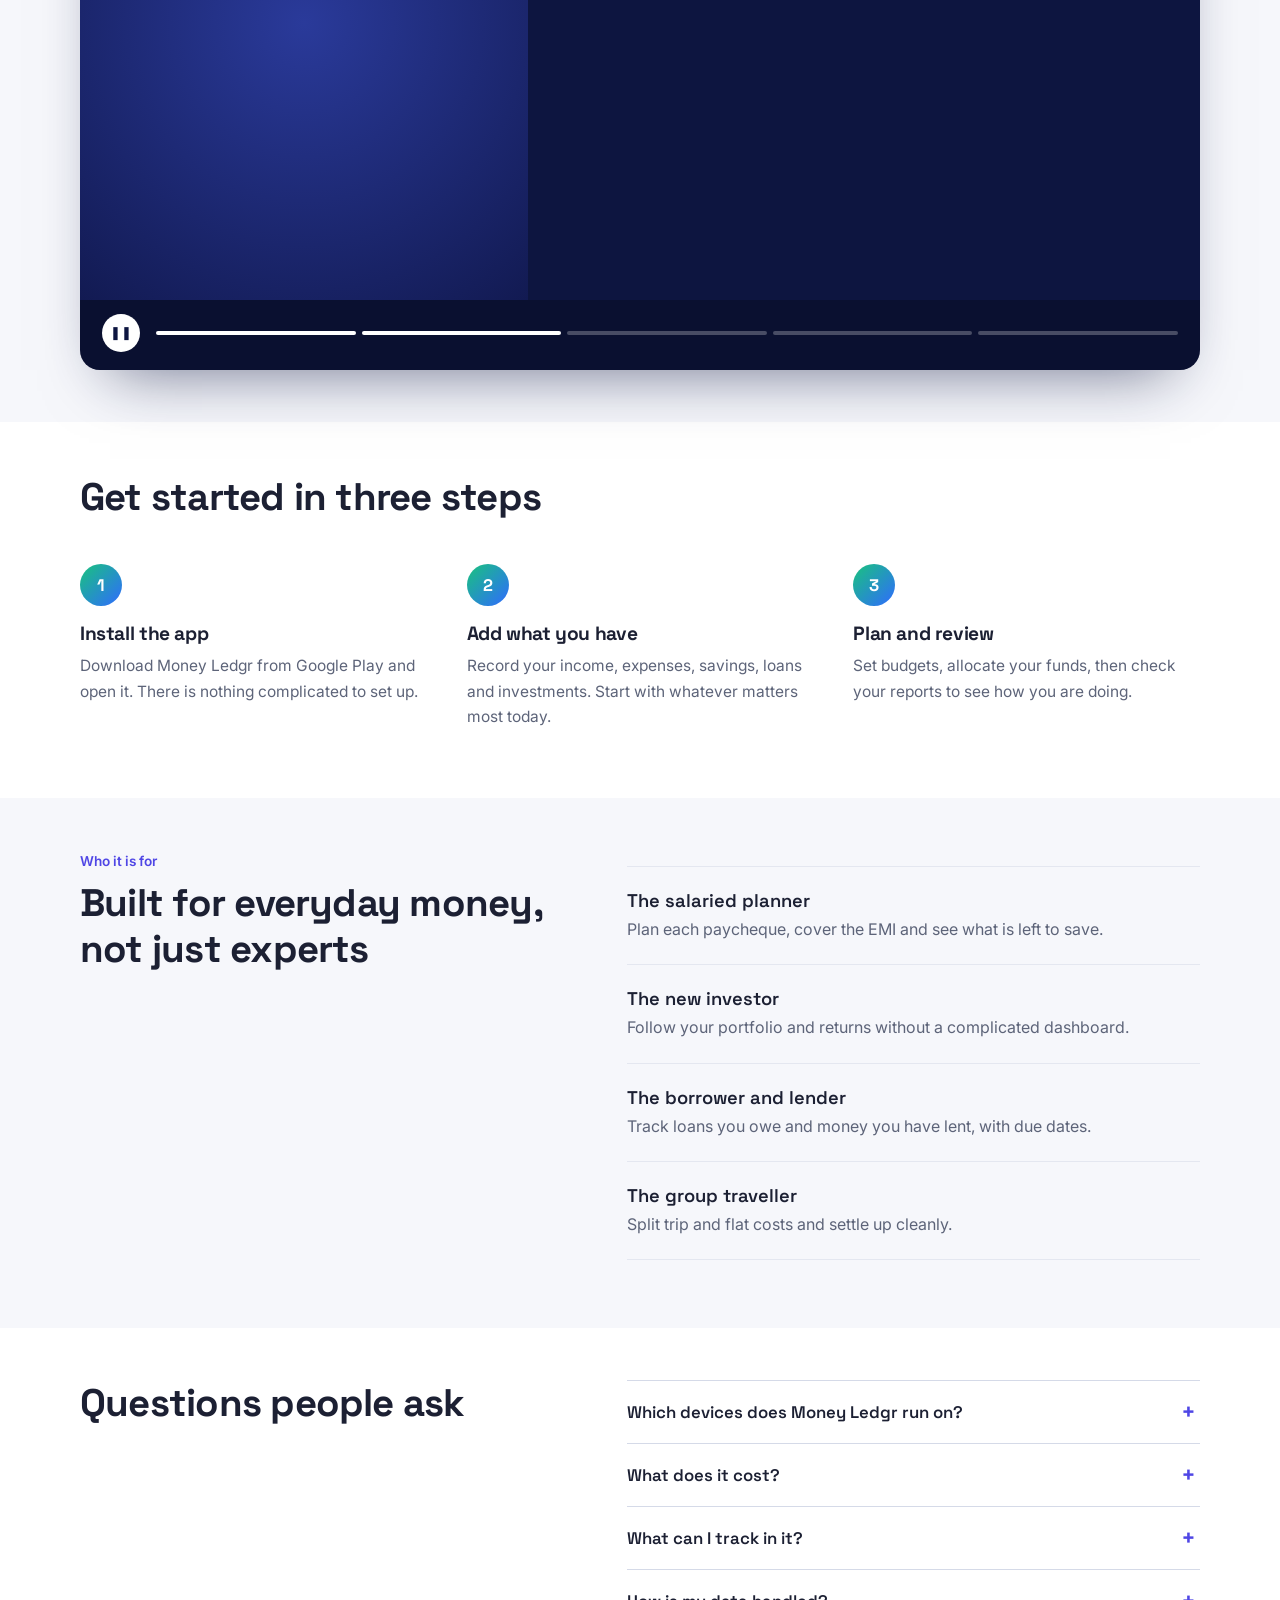
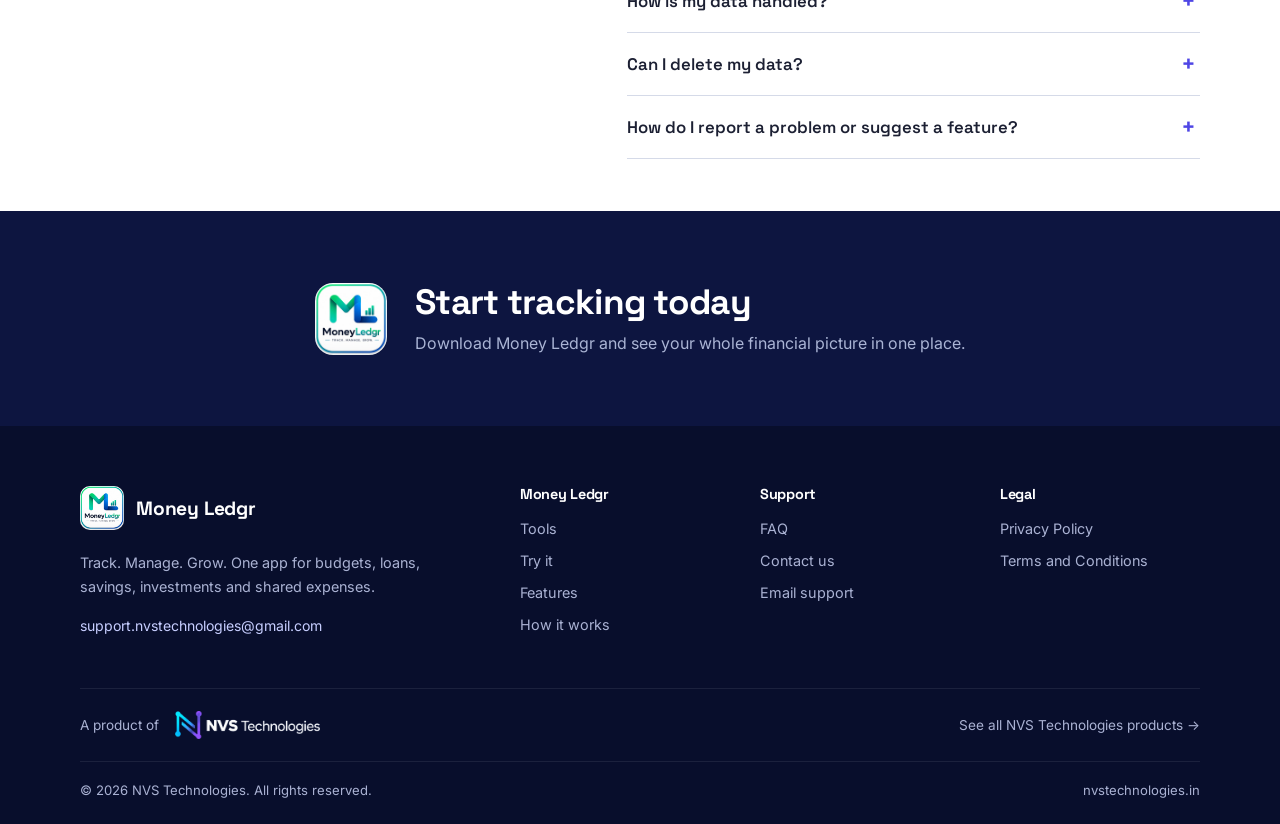
<file: money-ledgr.html>
<!DOCTYPE html>
<html lang="en">
<head>
  <meta charset="UTF-8">
  <meta name="viewport" content="width=device-width, initial-scale=1">
  <title>Money Ledgr | Personal finance app by NVS Technologies</title>
  <meta name="description" content="Money Ledgr is a personal finance app for Android. Track income and expenses, set budgets, plan funds, manage loans, split payments and follow your investments in one place.">
  <meta property="og:title" content="Money Ledgr: Track. Manage. Grow.">
  <meta property="og:description" content="One app for budgets, loans, investments, savings and shared expenses.">
  <meta property="og:image" content="images/money-ledgr-icon.jpg">
  <meta property="og:type" content="website">
  <meta name="twitter:card" content="summary">
  <meta name="theme-color" content="#0d1540">
  <link rel="icon" href="images/favicon.png" type="image/png">
  <link rel="preconnect" href="https://fonts.googleapis.com">
  <link rel="preconnect" href="https://fonts.gstatic.com" crossorigin>
  <link href="https://fonts.googleapis.com/css2?family=Inter:wght@400;500;600;700;800&family=Space+Grotesk:wght@500;600;700&display=swap" rel="stylesheet">
  <link rel="stylesheet" href="css/style.css">
  <link rel="stylesheet" href="css/product.css">
  <script type="application/ld+json">
  {
    "@context": "https://schema.org",
    "@type": "MobileApplication",
    "name": "Money Ledgr",
    "operatingSystem": "Android",
    "applicationCategory": "FinanceApplication",
    "description": "Personal finance app to track expenses, budgets, loans, savings and investments.",
    "url": "https://play.google.com/store/apps/details?id=com.money_ledgr.app&pcampaignid=web_share",
    "publisher": { "@type": "Organization", "name": "NVS Technologies" }
  }
  </script>
</head>
<body class="product-page">
<a class="skip-link" href="#main">Skip to content</a>

<header class="site-header" id="top">
  <div class="container header-inner">
    <a href="#top" class="logo ml-brand" aria-label="Money Ledgr home"><img src="images/money-ledgr-icon.jpg" alt="" width="320" height="320"><span>Money Ledgr</span></a>
    <button class="nav-toggle" aria-label="Open menu" aria-expanded="false" aria-controls="main-nav"><span></span><span></span><span></span></button>
    <nav id="main-nav" class="main-nav" aria-label="Main">
      <a href="#everything">Tools</a>
      <a href="#preview">App preview</a>
      <a href="#demo">Try it</a>
      <a href="#features">Features</a>
      <a href="#how">How it works</a>
      <a href="#faq">FAQ</a>
      <a href="https://play.google.com/store/apps/details?id=com.money_ledgr.app&pcampaignid=web_share" class="btn btn-primary btn-small" target="_blank" rel="noopener">Download app</a>
    </nav>
  </div>
</header>

<main id="main">

<!-- Hero -->
<section class="p-hero">
  <div class="container p-hero-inner hero-grid">
    <div class="hero-copy">
      <p class="hero-tag">Track. Manage. Grow.</p>
      <h1>Your whole financial life, in one app.</h1>
      <p class="lead">Track expenses, manage budgets, monitor savings and investments, track loans, and split shared expenses with Money Ledgr.</p>
      <div class="hero-actions">
        <a href="https://play.google.com/store/apps/details?id=com.money_ledgr.app&amp;pcampaignid=web_share" class="btn btn-primary" target="_blank" rel="noopener">Get it on Google Play</a>
        <a href="#features" class="btn btn-outline">Explore features</a>
      </div>
      <ul class="facts">
        <li>Android app</li>
        <li>Built for &#8377; rupees</li>
        <li>9 money tools in one place</li>
      </ul>
    </div>
    <div class="hero-visual" aria-hidden="true">
      <img class="hv-back" src="images/screens/investments.jpg" alt="" width="720" height="1280">
      <img class="hv-front" src="images/screens/budgets.jpg" alt="" width="720" height="1280">
    </div>
  </div>
</section>

<!-- Overview -->
<section class="section" id="overview">
  <div class="container overview">
    <div>
      <p class="kicker">The idea</p>
      <h2>Money is easier to manage when you can see all of it</h2>
    </div>
    <div class="overview-text">
      <p>Most people do not have a money problem so much as a visibility problem. The salary is in one place, the EMI in another, the SIP in a third, and a friend still owes you for the trip.</p>
      <p>Money Ledgr gives each of those a proper home and then connects them, so one app answers the questions that matter: how much can I spend today, what do I owe, and is my money growing?</p>
    </div>
  </div>
</section>

<!-- Everything included -->
<section class="section section-soft" id="everything">
  <div class="container">
    <div class="head-narrow">
      <p class="kicker">Everything included</p>
      <h2>Nine tools, one app</h2>
    </div>
    <ul class="tool-cards">
      <li class="tool-card">
        <span class="tool-icon" style="--c:#2fc98e"><svg viewBox="0 0 24 24" width="24" height="24" fill="none" stroke="currentColor" stroke-width="2" stroke-linecap="round" stroke-linejoin="round" aria-hidden="true"><path d="M5 8h14M15 4l4 4-4 4"/><path d="M19 16H5M9 12l-4 4 4 4"/></svg></span>
        <div><h3>Income &amp; expenses</h3><p>Track your daily income and expenses with ease.</p></div>
      </li>
      <li class="tool-card">
        <span class="tool-icon" style="--c:#3b6cf0"><svg viewBox="0 0 24 24" width="24" height="24" fill="none" stroke="currentColor" stroke-width="2" stroke-linecap="round" stroke-linejoin="round" aria-hidden="true"><path d="M12 3a9 9 0 1 0 9 9h-9z" fill="currentColor"/><path d="M15 3.4A9 9 0 0 1 20.6 9H15z" fill="currentColor"/></svg></span>
        <div><h3>Budgets</h3><p>Set monthly limits and keep your spending in control.</p></div>
      </li>
      <li class="tool-card">
        <span class="tool-icon" style="--c:#14a3b5"><svg viewBox="0 0 24 24" width="24" height="24" fill="none" stroke="currentColor" stroke-width="2" stroke-linecap="round" stroke-linejoin="round" aria-hidden="true"><rect x="4" y="12" width="4" height="8" rx="1" fill="currentColor"/><rect x="10" y="8" width="4" height="12" rx="1" fill="currentColor"/><rect x="16" y="4" width="4" height="16" rx="1" fill="currentColor"/></svg></span>
        <div><h3>Net worth</h3><p>See your total net worth at a glance.</p></div>
      </li>
      <li class="tool-card">
        <span class="tool-icon" style="--c:#ff9a3d"><svg viewBox="0 0 24 24" width="24" height="24" fill="none" stroke="currentColor" stroke-width="2" stroke-linecap="round" stroke-linejoin="round" aria-hidden="true"><rect x="4" y="13" width="4" height="7" rx="1" fill="currentColor"/><rect x="10" y="9" width="4" height="11" rx="1" fill="currentColor"/><rect x="16" y="4" width="4" height="16" rx="1" fill="currentColor"/></svg></span>
        <div><h3>Investments</h3><p>Monitor your investments in one place.</p></div>
      </li>
      <li class="tool-card">
        <span class="tool-icon" style="--c:#f4577a"><svg viewBox="0 0 24 24" width="24" height="24" fill="none" stroke="currentColor" stroke-width="2" stroke-linecap="round" stroke-linejoin="round" aria-hidden="true"><ellipse cx="12" cy="6" rx="7" ry="3" fill="currentColor"/><path d="M5 6v6c0 1.7 3.1 3 7 3s7-1.3 7-3V6"/><path d="M5 12v6c0 1.7 3.1 3 7 3s7-1.3 7-3v-6"/></svg></span>
        <div><h3>Loans</h3><p>Track money you lend and borrow.</p></div>
      </li>
      <li class="tool-card">
        <span class="tool-icon" style="--c:#8a4dec"><svg viewBox="0 0 24 24" width="24" height="24" fill="none" stroke="currentColor" stroke-width="2" stroke-linecap="round" stroke-linejoin="round" aria-hidden="true"><circle cx="9" cy="8" r="3.2" fill="currentColor"/><path d="M3 20c0-3.3 2.7-6 6-6s6 2.7 6 6z" fill="currentColor"/><circle cx="17" cy="9" r="2.6"/><path d="M17 14.5c2.4.3 4 2.2 4 5"/></svg></span>
        <div><h3>Split payments</h3><p>Split bills and shared expenses with friends and family.</p></div>
      </li>
      <li class="tool-card">
        <span class="tool-icon" style="--c:#ff9a3d"><svg viewBox="0 0 24 24" width="24" height="24" fill="none" stroke="currentColor" stroke-width="2" stroke-linecap="round" stroke-linejoin="round" aria-hidden="true"><circle cx="12" cy="12" r="9"/><circle cx="12" cy="12" r="5"/><circle cx="12" cy="12" r="1.4" fill="currentColor"/></svg></span>
        <div><h3>Plan your funds</h3><p>Plan future expenses and achieve your financial goals.</p></div>
      </li>
      <li class="tool-card">
        <span class="tool-icon" style="--c:#7c4dff"><svg viewBox="0 0 24 24" width="24" height="24" fill="none" stroke="currentColor" stroke-width="2" stroke-linecap="round" stroke-linejoin="round" aria-hidden="true"><path d="M19 10.5c0-3-3.1-5.5-7-5.5s-7 2.5-7 6c0 2 1 3.6 2.5 4.6V19h3v-1.5h3V19h3v-3.5c1-.7 1.8-1.7 2.1-3H21v-3.2z"/><path d="M9.5 5c.5-1.2 1.6-2 3-2" /><circle cx="15.5" cy="10.2" r=".8" fill="currentColor"/></svg></span>
        <div><h3>Savings</h3><p>Track your savings and reach your goals faster.</p></div>
      </li>
      <li class="tool-card">
        <span class="tool-icon" style="--c:#4f46e5"><svg viewBox="0 0 24 24" width="24" height="24" fill="none" stroke="currentColor" stroke-width="2" stroke-linecap="round" stroke-linejoin="round" aria-hidden="true"><path d="M4 4v16h16"/><path d="M8 15l3.5-4.5 3 2.5L19 7"/></svg></span>
        <div><h3>Financial reports</h3><p>Review your activity over time with clear reports.</p></div>
      </li>
    </ul>
  </div>
</section>

<!-- App preview: swipeable phone screens -->
<section class="section" id="preview">
  <div class="container preview">
    <div class="preview-copy">
      <p class="kicker">App preview</p>
      <h2>A simple and beautiful experience.</h2>
      <p>Clean design, easy navigation and all your financial information in one place.</p>
    </div>
    <div class="preview-slider">
      <button type="button" class="pv-arrow" id="pv-prev" aria-label="Previous screens">&#8249;</button>
      <ul class="pv-track" id="pv-track" tabindex="0" aria-label="App screens">
        <li class="pv-item"><div class="pv-phone"><img src="images/screens/investments.jpg" alt="Investment Portfolio screen with portfolio value, profit and loss and an allocation chart" width="720" height="1280" loading="lazy"></div><h3>Investments</h3><p>Portfolio value, returns and allocation.</p></li>
        <li class="pv-item"><div class="pv-phone"><img src="images/screens/budgets.jpg" alt="Budgets screen with remaining balance and monthly limits" width="720" height="1280" loading="lazy"></div><h3>Budgets</h3><p>Monthly limits for every category.</p></li>
        <li class="pv-item"><div class="pv-phone"><img src="images/screens/plan-funds.jpg" alt="Plan Your Funds screen showing available funds and allocations" width="720" height="1280" loading="lazy"></div><h3>Plan funds</h3><p>Decide where your money goes.</p></li>
        <li class="pv-item"><div class="pv-phone"><img src="images/screens/loans.jpg" alt="Loans screen showing total owed, monthly interest and loan details" width="720" height="1280" loading="lazy"></div><h3>Loans</h3><p>EMIs, interest and due dates.</p></li>
        <li class="pv-item"><div class="pv-phone"><img src="images/screens/split-payments.jpg" alt="Split Payments screen showing what you owe and what you get" width="720" height="1280" loading="lazy"></div><h3>Split payments</h3><p>Shared costs, settled fairly.</p></li>
      </ul>
      <button type="button" class="pv-arrow" id="pv-next" aria-label="Next screens">&#8250;</button>
    </div>
  </div>
</section>

<!-- Interactive demo: a working mini version of the Budgets screen -->
<section class="section" id="demo">
  <div class="container demo-grid">
    <div class="demo-copy">
      <p class="kicker">Try it yourself</p>
      <h2>Log an expense and watch your budget react</h2>
      <p>This is a working mini version of the Budgets screen, running right here in your browser. Add a spend and see your balance, daily allowance and category limits update instantly.</p>

      <form class="demo-form" id="demo-form">
        <div class="demo-fields">
          <div>
            <label for="demo-amount">Amount (&#8377;)</label>
            <input type="number" id="demo-amount" min="1" step="1" inputmode="numeric" placeholder="e.g. 250" required>
          </div>
          <div>
            <label for="demo-cat">Category</label>
            <select id="demo-cat"></select>
          </div>
        </div>
        <div class="demo-buttons">
          <button type="submit" class="btn btn-primary">Add expense</button>
          <button type="button" class="btn btn-secondary" id="demo-reset">Reset</button>
        </div>
      </form>

      <p class="quick-label">Or tap a quick one:</p>
      <div class="quick" id="demo-quick">
        <button type="button" data-amt="120" data-cat="food">Coffee &#8377;120</button>
        <button type="button" data-amt="80" data-cat="transport">Auto &#8377;80</button>
        <button type="button" data-amt="350" data-cat="fun">Movie &#8377;350</button>
        <button type="button" data-amt="900" data-cat="food">Dinner out &#8377;900</button>
      </div>
      <p class="demo-note">Sample data only. Nothing you enter here is saved or sent anywhere.</p>
    </div>

    <div class="demo-phone" aria-label="Money Ledgr budgets demo">
      <div class="dp-screen">
        <div class="dp-top">Budgets</div>
        <div class="dp-balance" id="dp-balance">
          <small>Remaining balance</small>
          <strong id="d-remaining">&#8377;5,380</strong>
          <div class="dp-bar"><i id="d-bar"></i></div>
          <small id="d-daily"></small>
        </div>
        <div class="dp-stats">
          <div>Total budget<b id="d-total"></b></div>
          <div>Used this month<b id="d-used"></b></div>
        </div>
        <p class="dp-heading">Monthly limits</p>
        <ul class="dp-list" id="d-list"></ul>
        <p class="dp-toast" id="d-toast" role="status" aria-live="polite"></p>
      </div>
    </div>
  </div>
</section>

<!-- Money playground: three small calculators -->
<section class="section section-soft" id="tools">
  <div class="container">
    <div class="head-narrow">
      <p class="kicker">Money playground</p>
      <h2>Three quick calculators to try</h2>
      <p class="head-sub">Play with real numbers for loans, shared bills and savings goals. Money Ledgr then helps you track the result.</p>
    </div>

    <div class="lab">
      <div class="lab-tabs" role="tablist" aria-label="Calculators">
        <button type="button" role="tab" class="active" aria-selected="true" aria-controls="lab-emi" id="tab-emi">Loan EMI</button>
        <button type="button" role="tab" aria-selected="false" aria-controls="lab-split" id="tab-split">Split a bill</button>
        <button type="button" role="tab" aria-selected="false" aria-controls="lab-goal" id="tab-goal">Savings goal</button>
      </div>

      <!-- EMI -->
      <div class="lab-panel" id="lab-emi" role="tabpanel" aria-labelledby="tab-emi">
        <div class="lab-inputs">
            <div class="lf">
              <label for="e-p">Loan amount (&#8377;)</label>
              <div class="lf-row">
                <input type="range" id="e-p-r" min="10000" max="5000000" step="10000" value="500000" aria-label="Loan amount (&#8377;) slider">
                <input type="number" id="e-p" min="10000" max="5000000" step="10000" value="500000" inputmode="decimal">
              </div>
            </div>
            <div class="lf">
              <label for="e-r">Interest rate (% per year)</label>
              <div class="lf-row">
                <input type="range" id="e-r-r" min="1" max="30" step="0.1" value="10.5" aria-label="Interest rate (% per year) slider">
                <input type="number" id="e-r" min="1" max="30" step="0.1" value="10.5" inputmode="decimal">
              </div>
            </div>
            <div class="lf">
              <label for="e-n">Tenure (months)</label>
              <div class="lf-row">
                <input type="range" id="e-n-r" min="3" max="360" step="1" value="36" aria-label="Tenure (months) slider">
                <input type="number" id="e-n" min="3" max="360" step="1" value="36" inputmode="decimal">
              </div>
            </div>
        </div>
        <div class="lab-result">
          <div class="donut" id="e-donut" style="--p:80"><span><small>Monthly EMI</small><b id="e-emi"></b></span></div>
          <ul class="legend">
            <li><i class="dot-blue"></i>Principal <b id="e-pr"></b></li>
            <li><i class="dot-green"></i>Total interest <b id="e-int"></b></li>
            <li>Total payable <b id="e-tot"></b></li>
          </ul>
          <a href="https://play.google.com/store/apps/details?id=com.money_ledgr.app&pcampaignid=web_share" class="lab-cta" target="_blank" rel="noopener">Track this in Money Ledgr &rarr;</a>
        </div>
      </div>

      <!-- Split -->
      <div class="lab-panel" id="lab-split" role="tabpanel" aria-labelledby="tab-split" hidden>
        <div class="lab-inputs">
            <div class="lf">
              <label for="s-b">Bill amount (&#8377;)</label>
              <div class="lf-row">
                <input type="range" id="s-b-r" min="100" max="50000" step="50" value="2400" aria-label="Bill amount (&#8377;) slider">
                <input type="number" id="s-b" min="100" max="50000" step="50" value="2400" inputmode="decimal">
              </div>
            </div>
            <div class="lf">
              <label for="s-n">People</label>
              <div class="lf-row">
                <input type="range" id="s-n-r" min="2" max="20" step="1" value="4" aria-label="People slider">
                <input type="number" id="s-n" min="2" max="20" step="1" value="4" inputmode="decimal">
              </div>
            </div>
            <div class="lf">
              <label for="s-t">Tip or service charge (%)</label>
              <div class="lf-row">
                <input type="range" id="s-t-r" min="0" max="20" step="1" value="0" aria-label="Tip or service charge (%) slider">
                <input type="number" id="s-t" min="0" max="20" step="1" value="0" inputmode="decimal">
              </div>
            </div>
          <label class="check"><input type="checkbox" id="s-paid" checked> I paid the whole bill</label>
        </div>
        <div class="lab-result">
          <div class="big-number"><small>Each person pays</small><b id="s-each"></b></div>
          <ul class="legend">
            <li>Bill with tip <b id="s-total"></b></li>
            <li id="s-line"></li>
          </ul>
          <div class="people" id="s-people" aria-hidden="true"></div>
          <a href="https://play.google.com/store/apps/details?id=com.money_ledgr.app&pcampaignid=web_share" class="lab-cta" target="_blank" rel="noopener">Track this in Money Ledgr &rarr;</a>
        </div>
      </div>

      <!-- Goal -->
      <div class="lab-panel" id="lab-goal" role="tabpanel" aria-labelledby="tab-goal" hidden>
        <div class="lab-inputs">
            <div class="lf">
              <label for="g-t">Goal amount (&#8377;)</label>
              <div class="lf-row">
                <input type="range" id="g-t-r" min="10000" max="10000000" step="10000" value="300000" aria-label="Goal amount (&#8377;) slider">
                <input type="number" id="g-t" min="10000" max="10000000" step="10000" value="300000" inputmode="decimal">
              </div>
            </div>
            <div class="lf">
              <label for="g-n">Time to reach it (months)</label>
              <div class="lf-row">
                <input type="range" id="g-n-r" min="3" max="240" step="1" value="24" aria-label="Time to reach it (months) slider">
                <input type="number" id="g-n" min="3" max="240" step="1" value="24" inputmode="decimal">
              </div>
            </div>
            <div class="lf">
              <label for="g-c">Already saved (&#8377;)</label>
              <div class="lf-row">
                <input type="range" id="g-c-r" min="0" max="5000000" step="5000" value="20000" aria-label="Already saved (&#8377;) slider">
                <input type="number" id="g-c" min="0" max="5000000" step="5000" value="20000" inputmode="decimal">
              </div>
            </div>
            <div class="lf">
              <label for="g-r">Expected yearly return (%)</label>
              <div class="lf-row">
                <input type="range" id="g-r-r" min="0" max="15" step="0.5" value="6" aria-label="Expected yearly return (%) slider">
                <input type="number" id="g-r" min="0" max="15" step="0.5" value="6" inputmode="decimal">
              </div>
            </div>
        </div>
        <div class="lab-result">
          <div class="big-number"><small>Save every month</small><b id="g-month"></b></div>
          <ul class="legend">
            <li>That is about <b id="g-day"></b> a day</li>
            <li>You put in <b id="g-put"></b></li>
            <li>Growth adds about <b id="g-grow"></b></li>
          </ul>
          <div class="goal-bar" aria-hidden="true"><i id="g-bar"></i></div>
          <a href="https://play.google.com/store/apps/details?id=com.money_ledgr.app&pcampaignid=web_share" class="lab-cta" target="_blank" rel="noopener">Track this in Money Ledgr &rarr;</a>
        </div>
      </div>
    </div>
    <p class="demo-note">Estimates for illustration only, not financial advice. Nothing you enter is saved or sent.</p>
  </div>
</section>

<!-- Feature deep-dives: all five screens in one tabbed panel -->
<section class="section" id="features">
  <div class="container">
    <div class="head-narrow">
      <p class="kicker">Features in detail</p>
      <h2>Five screens that do the heavy lifting</h2>
    </div>

    <div class="feat-tabs" id="feat-tabs">
      <div class="feat-tablist" role="tablist" aria-label="Money Ledgr features">
        <button type="button" role="tab" id="ft-investments" aria-controls="fp-investments" aria-selected="true" tabindex="0">Investments</button>
        <button type="button" role="tab" id="ft-budgets" aria-controls="fp-budgets" aria-selected="false" tabindex="-1">Budgets</button>
        <button type="button" role="tab" id="ft-plan" aria-controls="fp-plan" aria-selected="false" tabindex="-1">Plan your funds</button>
        <button type="button" role="tab" id="ft-loans" aria-controls="fp-loans" aria-selected="false" tabindex="-1">Loans</button>
        <button type="button" role="tab" id="ft-split" aria-controls="fp-split" aria-selected="false" tabindex="-1">Split payments</button>
      </div>
      <div class="feat-panels">
      <article class="feat-panel" role="tabpanel" id="fp-investments" aria-labelledby="ft-investments">
        <div class="feat-shot"><img src="images/screens/investments.jpg" alt="Investment Portfolio screen with portfolio value, profit and loss, and an allocation chart" width="720" height="1280" loading="lazy"></div>
        <div class="feat-text">
          <h3>See what your investments are really doing</h3>
          <p>Stop guessing whether you are ahead. Money Ledgr puts your portfolio value, what you put in, and what you have gained or lost on a single screen.</p>
          <ul class="checks">
            <li>Portfolio value, amount invested and profit or loss at a glance</li>
            <li>Overall return and annual return, with the date it was last updated</li>
            <li>An allocation chart showing how your money is spread out</li>
            <li>Holdings, watchlist and dividends counted in one summary</li>
          </ul>
          <p class="good-for"><strong>Good for:</strong> people who invest regularly and want one place to check progress.</p>
        </div>
      </article>
      <article class="feat-panel" role="tabpanel" id="fp-budgets" aria-labelledby="ft-budgets" hidden>
        <div class="feat-shot"><img src="images/screens/budgets.jpg" alt="Budgets screen with remaining balance and monthly limits for food, transport and rent" width="720" height="1280" loading="lazy"></div>
        <div class="feat-text">
          <h3>Set a limit. Stay inside it.</h3>
          <p>Give every category a monthly limit and watch your spending against it. The app also turns your remaining balance into a daily allowance, so you always know what is safe to spend today.</p>
          <ul class="checks">
            <li>Total budget and the amount used this month</li>
            <li>A per-day spending allowance for the days left</li>
            <li>Limits for categories such as food, transport and rent</li>
            <li>Progress bars that show how much of each limit is gone</li>
          </ul>
          <p class="good-for"><strong>Good for:</strong> anyone who reaches the end of the month wondering where the money went.</p>
        </div>
      </article>
      <article class="feat-panel" role="tabpanel" id="fp-plan" aria-labelledby="ft-plan" hidden>
        <div class="feat-shot"><img src="images/screens/plan-funds.jpg" alt="Plan Your Funds screen showing available funds and allocations for EMI, groceries, savings and emergency fund" width="720" height="1280" loading="lazy"></div>
        <div class="feat-text">
          <h3>Decide where your money goes before you spend it</h3>
          <p>Start with the money you have available and divide it across expenses, savings and goals. You see what is allocated, what is left and how far along you are.</p>
          <ul class="checks">
            <li>Available, allocated and remaining funds side by side</li>
            <li>An allocation progress bar that updates as you plan</li>
            <li>Separate lines for EMI, groceries, savings and an emergency fund</li>
            <li>Edit or remove any allocation when your plans change</li>
          </ul>
          <p class="good-for"><strong>Good for:</strong> salaried users who want a plan for each paycheque.</p>
        </div>
      </article>
      <article class="feat-panel" role="tabpanel" id="fp-loans" aria-labelledby="ft-loans" hidden>
        <div class="feat-shot"><img src="images/screens/loans.jpg" alt="Loans screen showing total owed, monthly interest, and loan details with Pay and Schedule buttons" width="720" height="1280" loading="lazy"></div>
        <div class="feat-text">
          <h3>Know exactly what you owe, and what is owed to you</h3>
          <p>Keep payables and receivables in one list. Every loan shows the principal, what is still outstanding, the interest and the due date, so nothing slips past you.</p>
          <ul class="checks">
            <li>Total owed with monthly and accrued interest</li>
            <li>Separate tabs for payables and receivables</li>
            <li>EMI amount, due date and interest rate for each loan</li>
            <li>Pay and Schedule buttons right on the loan</li>
          </ul>
          <p class="good-for"><strong>Good for:</strong> anyone with EMIs, personal loans or money lent to friends.</p>
        </div>
      </article>
      <article class="feat-panel" role="tabpanel" id="fp-split" aria-labelledby="ft-split" hidden>
        <div class="feat-shot"><img src="images/screens/split-payments.jpg" alt="Split Payments screen showing what you owe, what you get and a trip group" width="720" height="1280" loading="lazy"></div>
        <div class="feat-text">
          <h3>Share costs without the awkward maths</h3>
          <p>Create a group for a trip, a flat or a night out. Add the expenses, see who owes whom, and mark payments as settled when the money changes hands.</p>
          <ul class="checks">
            <li>An overview of what you owe and what you are owed</li>
            <li>Groups for trips, events and shared bills</li>
            <li>Group balance and total spent, with a clear Settled status</li>
            <li>Invitations so friends can join a group</li>
          </ul>
          <p class="good-for"><strong>Good for:</strong> trips, shared rent and any group that splits bills.</p>
        </div>
      </article>
      </div>
    </div>
  </div>
</section>

<!-- Animated product tour (plays like a short video) -->
<section class="section section-soft" id="watch">
  <div class="container">
    <div class="head-narrow">
      <p class="kicker">Watch</p>
      <h2>A quick tour of Money Ledgr</h2>
    </div>

    <div class="tour" id="tour">
      <div class="tour-stage" id="tour-stage">
        <div class="tour-shot"><img id="tour-img" src="images/screens/investments.jpg" alt="" width="720" height="1280"></div>
        <div class="tour-caption">
          <span class="tour-count" id="tour-count">1 / 5</span>
          <h3 id="tour-title"></h3>
          <p id="tour-text"></p>
          <button type="button" class="btn btn-primary" id="tour-video" hidden>Watch the full video</button>
        </div>
      </div>
      <div class="tour-controls">
        <button type="button" class="tour-play" id="tour-play" aria-label="Pause tour">&#10074;&#10074;</button>
        <div class="tour-segs" id="tour-segs" role="group" aria-label="Tour progress"></div>
      </div>
    </div>
  </div>
</section>

<!-- How it works -->
<section class="section" id="how">
  <div class="container">
    <div class="head-narrow"><h2>Get started in three steps</h2></div>
    <ol class="p-steps">
      <li><span>1</span><h3>Install the app</h3><p>Download Money Ledgr from Google Play and open it. There is nothing complicated to set up.</p></li>
      <li><span>2</span><h3>Add what you have</h3><p>Record your income, expenses, savings, loans and investments. Start with whatever matters most today.</p></li>
      <li><span>3</span><h3>Plan and review</h3><p>Set budgets, allocate your funds, then check your reports to see how you are doing.</p></li>
    </ol>
  </div>
</section>

<!-- Who it is for -->
<section class="section section-soft" id="audience">
  <div class="container split-p">
    <div class="head-narrow">
      <p class="kicker">Who it is for</p>
      <h2>Built for everyday money, not just experts</h2>
    </div>
    <dl class="audience">
      <div><dt>The salaried planner</dt><dd>Plan each paycheque, cover the EMI and see what is left to save.</dd></div>
      <div><dt>The new investor</dt><dd>Follow your portfolio and returns without a complicated dashboard.</dd></div>
      <div><dt>The borrower and lender</dt><dd>Track loans you owe and money you have lent, with due dates.</dd></div>
      <div><dt>The group traveller</dt><dd>Split trip and flat costs and settle up cleanly.</dd></div>
    </dl>
  </div>
</section>

<!-- FAQ -->
<section class="section" id="faq">
  <div class="container split-p">
    <div class="head-narrow"><h2>Questions people ask</h2></div>
    <div class="faq">
      <details><summary>Which devices does Money Ledgr run on?</summary><p>Money Ledgr is available for Android phones through Google Play.</p></details>
      <details><summary>What does it cost?</summary><p>Money Ledgr has a Free plan that shows ads, plus optional Base and Premium subscriptions that are ad-free. Subscriptions are billed through Google Play, so see the listing for current prices.</p></details>
      <details><summary>What can I track in it?</summary><p>Income and expenses, budgets, savings, investments, loans, split payments and your net worth, plus reports to review it all.</p></details>
      <details><summary>How is my data handled?</summary><p>We want to be clear about this. Our <a href="moneyledgr-privacy.html">Privacy Policy</a> explains what is collected and why.</p></details>
      <details><summary>Can I delete my data?</summary><p>Data kept only on your device can be removed by deleting records, clearing app data or uninstalling the app. To ask for cloud data to be deleted, email <a href="mailto:support.nvstechnologies@gmail.com">support.nvstechnologies@gmail.com</a>.</p></details>
      <details><summary>How do I report a problem or suggest a feature?</summary><p>Send us a message from the <a href="index.html#contact">contact form</a>. Feedback shapes what we build next.</p></details>
    </div>
  </div>
</section>

<!-- Closing call to action -->
<section class="p-cta">
  <div class="container p-cta-inner">
    <img src="images/money-ledgr-icon.jpg" alt="" width="320" height="320">
    <div>
      <h2>Start tracking today</h2>
      <p>Download Money Ledgr and see your whole financial picture in one place.</p>
    </div>
  </div>
</section>

</main>

<footer class="site-footer ml-footer">
  <div class="container footer-grid">
    <div>
      <a href="#top" class="logo ml-brand" aria-label="Money Ledgr, back to top"><img src="images/money-ledgr-icon.jpg" alt="" width="320" height="320"><span>Money Ledgr</span></a>
      <p class="footer-blurb">Track. Manage. Grow. One app for budgets, loans, savings, investments and shared expenses.</p>
      <p class="footer-mail"><a href="mailto:support.nvstechnologies@gmail.com">support.nvstechnologies@gmail.com</a></p>
    </div>
    <div><h4>Money Ledgr</h4><a href="#everything">Tools</a><a href="#demo">Try it</a><a href="#features">Features</a><a href="#how">How it works</a></div>
    <div><h4>Support</h4><a href="#faq">FAQ</a><a href="index.html#contact">Contact us</a><a href="mailto:support.nvstechnologies@gmail.com">Email support</a></div>
    <div><h4>Legal</h4><a href="moneyledgr-privacy.html">Privacy Policy</a><a href="moneyledgr-terms.html">Terms and Conditions</a></div>
  </div>
  <div class="container footer-nvs">
    <span>A product of</span>
    <a href="index.html" class="nvs-credit" aria-label="NVS Technologies home"><img src="images/nvs-logo.png" alt="NVS Technologies" width="700" height="135"></a>
    <a href="index.html#products" class="nvs-more">See all NVS Technologies products &rarr;</a>
  </div>
  <div class="container footer-bottom">
    <span>&copy; <span id="year">2026</span> NVS Technologies. All rights reserved.</span>
    <span>nvstechnologies.in</span>
  </div>
</footer>

<button class="to-top" id="to-top" aria-label="Back to top" hidden>&uarr;</button>
<script src="js/product.js"></script>
</body>
</html>
</file>
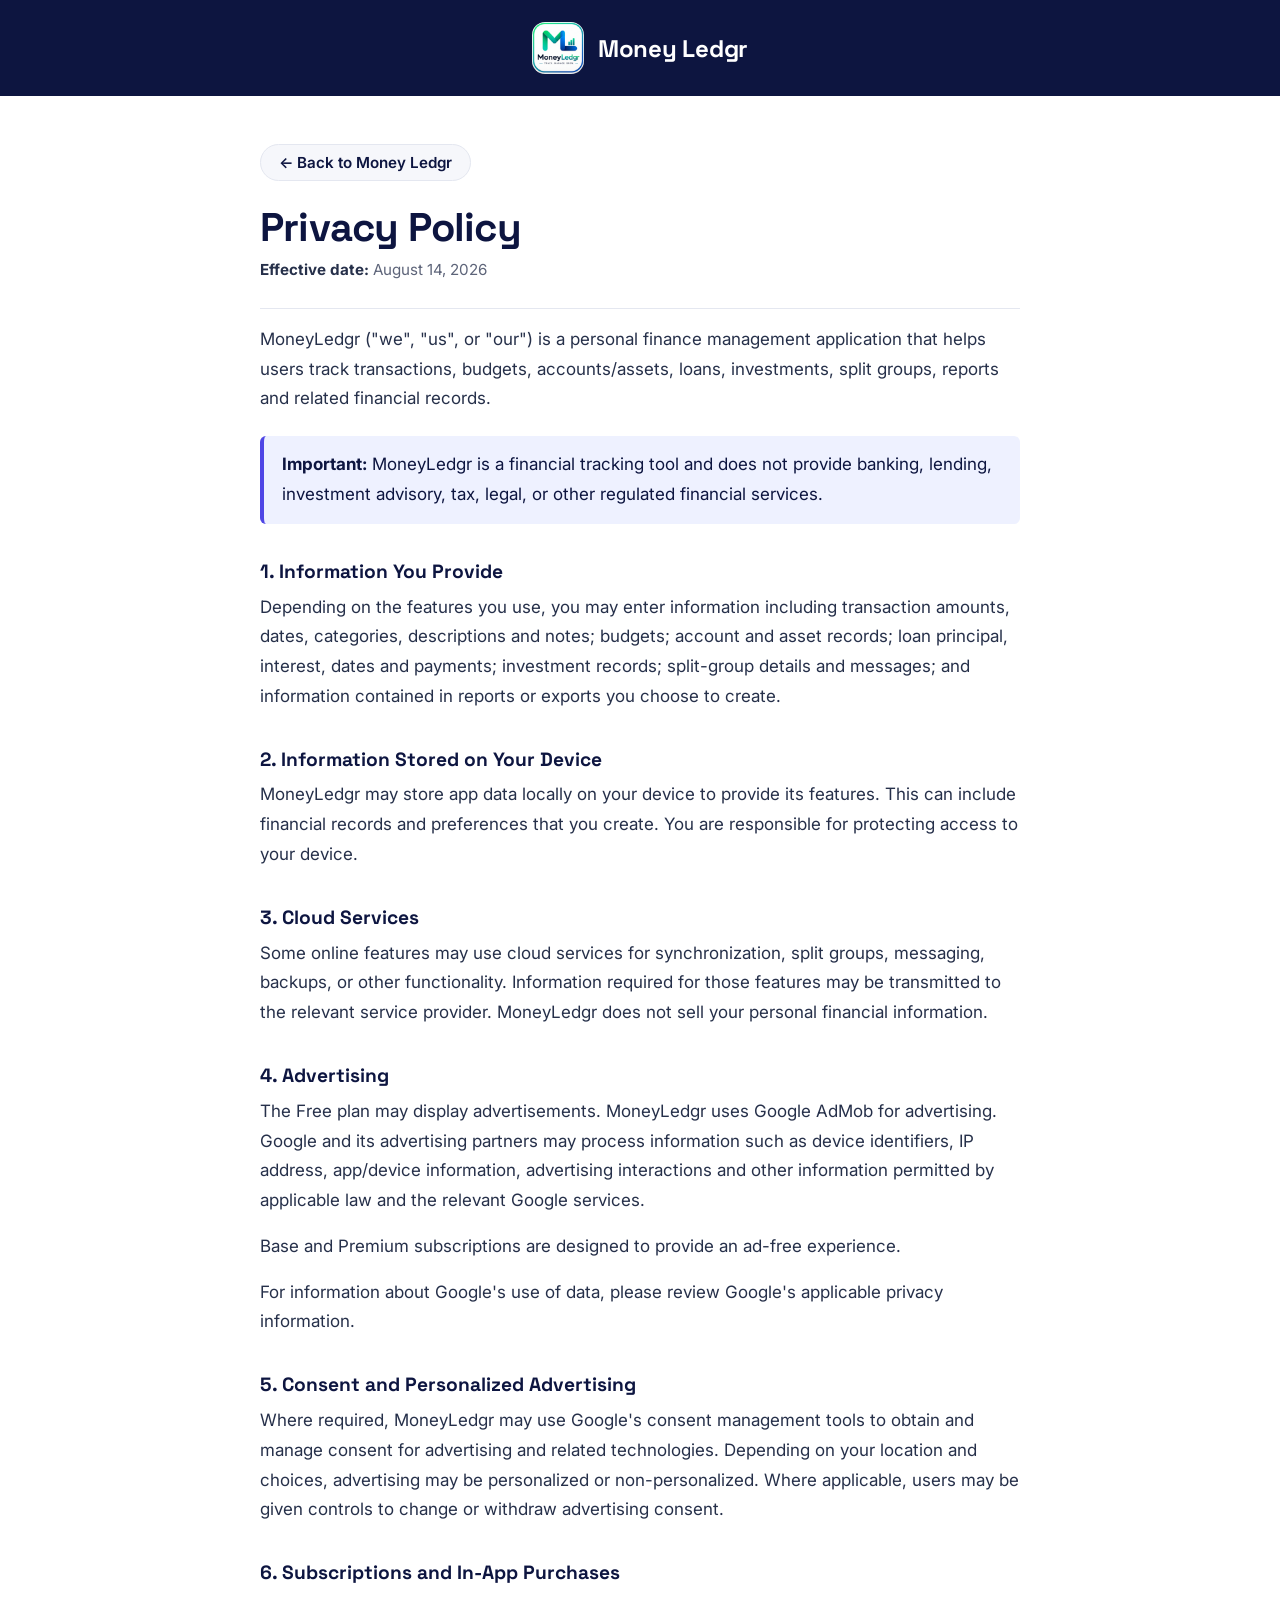
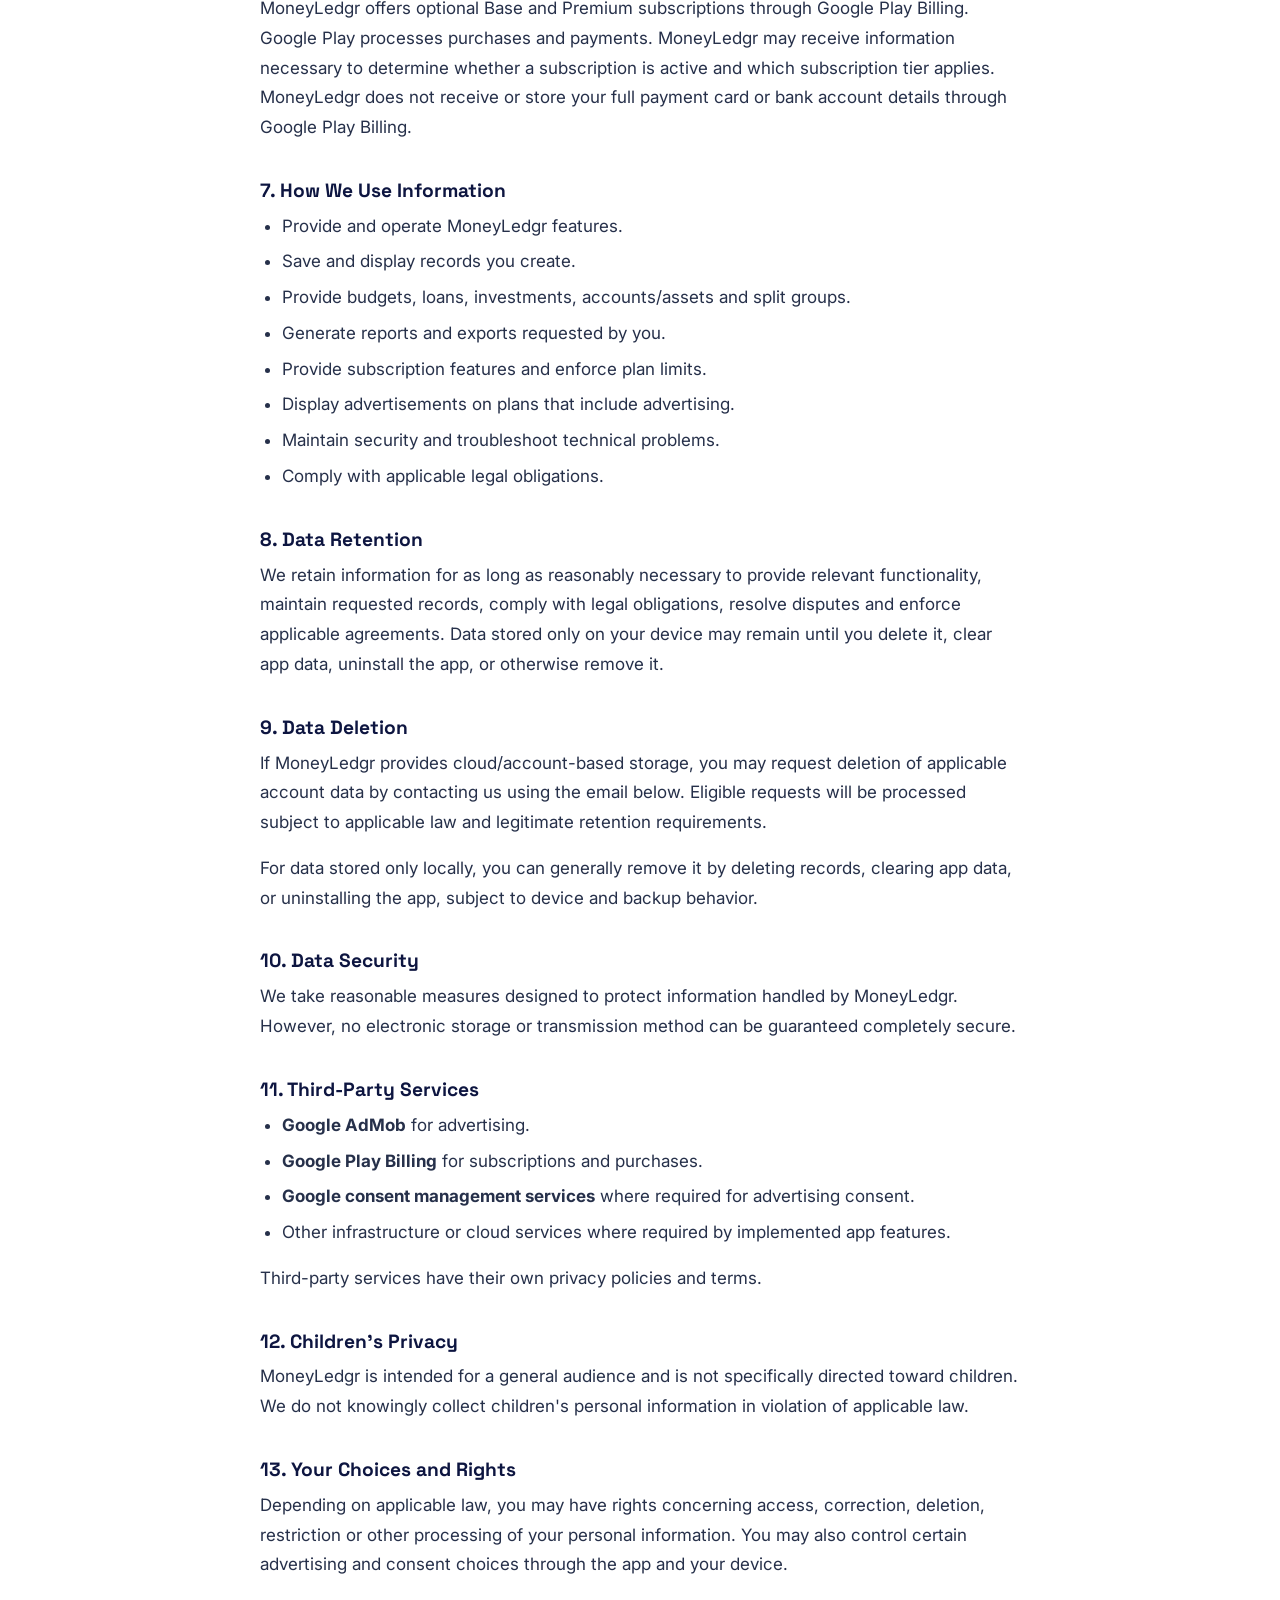
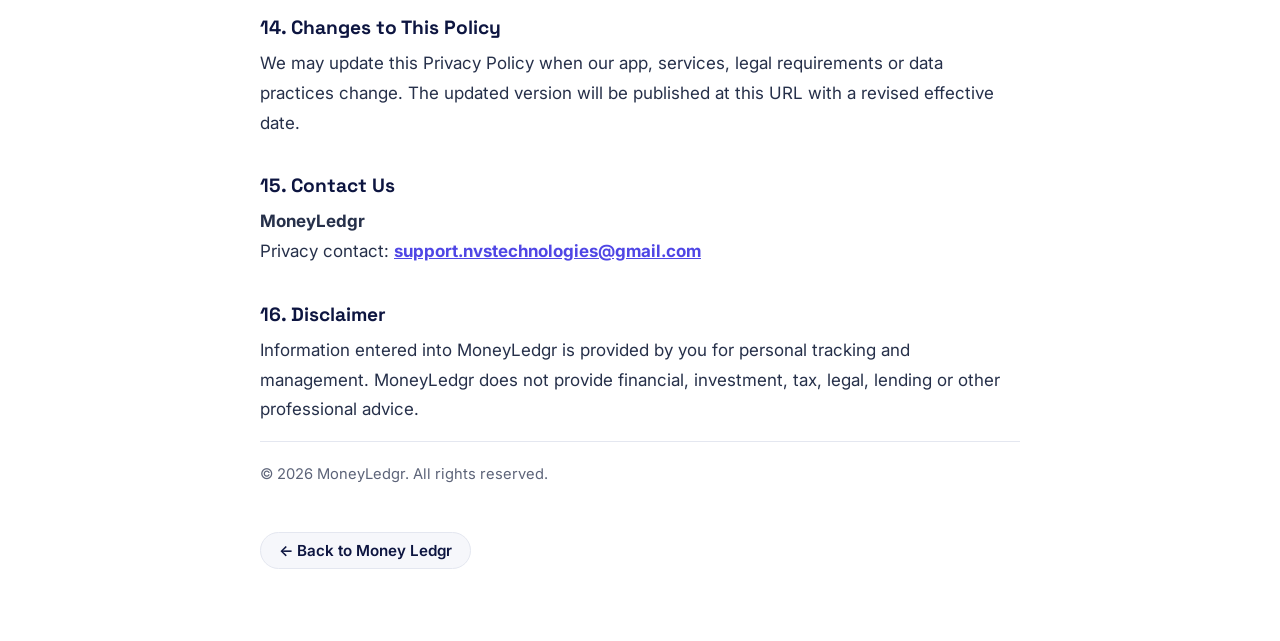
<file: moneyledgr-privacy.html>
<!DOCTYPE html>
<html lang="en">
<head>
  <meta charset="UTF-8">
  <meta name="viewport" content="width=device-width, initial-scale=1">
  <title>Privacy Policy | Money Ledgr</title>
  <meta name="description" content="Privacy Policy for Money Ledgr, the personal finance app by NVS Technologies: what information is handled, how ads and subscriptions work, and how to contact us.">
  <meta name="theme-color" content="#0d1540">
  <link rel="icon" href="images/favicon.png" type="image/png">
  <link rel="preconnect" href="https://fonts.googleapis.com">
  <link rel="preconnect" href="https://fonts.gstatic.com" crossorigin>
  <link href="https://fonts.googleapis.com/css2?family=Inter:wght@400;500;600;700&family=Space+Grotesk:wght@600;700&display=swap" rel="stylesheet">
  <link rel="stylesheet" href="css/legal.css">
</head>
<body>
<header class="legal-brand">
  <a href="money-ledgr.html" aria-label="Money Ledgr home"><img src="images/money-ledgr-icon.jpg" alt="" width="320" height="320"><span>Money Ledgr</span></a>
</header>
<main class="legal" id="main">
  <a class="legal-back" href="money-ledgr.html" data-back>&larr; Back to Money Ledgr</a>
  <h1>Privacy Policy</h1>
  <p class="legal-date"><strong>Effective date:</strong> August 14, 2026</p>
<p>MoneyLedgr ("we", "us", or "our") is a personal finance management application that helps users track transactions, budgets, accounts/assets, loans, investments, split groups, reports and related financial records.</p>

        <aside class="legal-note"><strong>Important:</strong> MoneyLedgr is a financial tracking tool and does not provide banking, lending, investment advisory, tax, legal, or other regulated financial services.</aside>

        <h2>1. Information You Provide</h2>
        <p>Depending on the features you use, you may enter information including transaction amounts, dates, categories, descriptions and notes; budgets; account and asset records; loan principal, interest, dates and payments; investment records; split-group details and messages; and information contained in reports or exports you choose to create.</p>

        <h2>2. Information Stored on Your Device</h2>
        <p>MoneyLedgr may store app data locally on your device to provide its features. This can include financial records and preferences that you create. You are responsible for protecting access to your device.</p>

        <h2>3. Cloud Services</h2>
        <p>Some online features may use cloud services for synchronization, split groups, messaging, backups, or other functionality. Information required for those features may be transmitted to the relevant service provider. MoneyLedgr does not sell your personal financial information.</p>

        <h2>4. Advertising</h2>
        <p>The Free plan may display advertisements. MoneyLedgr uses Google AdMob for advertising. Google and its advertising partners may process information such as device identifiers, IP address, app/device information, advertising interactions and other information permitted by applicable law and the relevant Google services.</p>
        <p>Base and Premium subscriptions are designed to provide an ad-free experience.</p>
        <p>For information about Google's use of data, please review Google's applicable privacy information.</p>

        <h2>5. Consent and Personalized Advertising</h2>
        <p>Where required, MoneyLedgr may use Google's consent management tools to obtain and manage consent for advertising and related technologies. Depending on your location and choices, advertising may be personalized or non-personalized. Where applicable, users may be given controls to change or withdraw advertising consent.</p>

        <h2>6. Subscriptions and In-App Purchases</h2>
        <p>MoneyLedgr offers optional Base and Premium subscriptions through Google Play Billing. Google Play processes purchases and payments. MoneyLedgr may receive information necessary to determine whether a subscription is active and which subscription tier applies. MoneyLedgr does not receive or store your full payment card or bank account details through Google Play Billing.</p>

        <h2>7. How We Use Information</h2>
        <ul>
          <li>Provide and operate MoneyLedgr features.</li>
          <li>Save and display records you create.</li>
          <li>Provide budgets, loans, investments, accounts/assets and split groups.</li>
          <li>Generate reports and exports requested by you.</li>
          <li>Provide subscription features and enforce plan limits.</li>
          <li>Display advertisements on plans that include advertising.</li>
          <li>Maintain security and troubleshoot technical problems.</li>
          <li>Comply with applicable legal obligations.</li>
        </ul>

        <h2>8. Data Retention</h2>
        <p>We retain information for as long as reasonably necessary to provide relevant functionality, maintain requested records, comply with legal obligations, resolve disputes and enforce applicable agreements. Data stored only on your device may remain until you delete it, clear app data, uninstall the app, or otherwise remove it.</p>

        <h2>9. Data Deletion</h2>
        <p>If MoneyLedgr provides cloud/account-based storage, you may request deletion of applicable account data by contacting us using the email below. Eligible requests will be processed subject to applicable law and legitimate retention requirements.</p>
        <p>For data stored only locally, you can generally remove it by deleting records, clearing app data, or uninstalling the app, subject to device and backup behavior.</p>

        <h2>10. Data Security</h2>
        <p>We take reasonable measures designed to protect information handled by MoneyLedgr. However, no electronic storage or transmission method can be guaranteed completely secure.</p>

        <h2>11. Third-Party Services</h2>
        <ul>
          <li><strong>Google AdMob</strong> for advertising.</li>
          <li><strong>Google Play Billing</strong> for subscriptions and purchases.</li>
          <li><strong>Google consent management services</strong> where required for advertising consent.</li>
          <li>Other infrastructure or cloud services where required by implemented app features.</li>
        </ul>
        <p>Third-party services have their own privacy policies and terms.</p>

        <h2>12. Children's Privacy</h2>
        <p>MoneyLedgr is intended for a general audience and is not specifically directed toward children. We do not knowingly collect children's personal information in violation of applicable law.</p>

        <h2>13. Your Choices and Rights</h2>
        <p>Depending on applicable law, you may have rights concerning access, correction, deletion, restriction or other processing of your personal information. You may also control certain advertising and consent choices through the app and your device.</p>

        <h2>14. Changes to This Policy</h2>
        <p>We may update this Privacy Policy when our app, services, legal requirements or data practices change. The updated version will be published at this URL with a revised effective date.</p>

        <h2 id="contact-us">15. Contact Us</h2>
        <p><strong>MoneyLedgr</strong><br>
        Privacy contact: <a href="mailto:support.nvstechnologies@gmail.com"><strong>support.nvstechnologies@gmail.com</strong></a></p>

        <h2>16. Disclaimer</h2>
        <p>Information entered into MoneyLedgr is provided by you for personal tracking and management. MoneyLedgr does not provide financial, investment, tax, legal, lending or other professional advice.</p>

        <p class="legal-copy">&copy; 2026 MoneyLedgr. All rights reserved.</p>
  <a class="legal-back bottom" href="money-ledgr.html" data-back>&larr; Back to Money Ledgr</a>
</main>
<script>
  // Go back to the page the visitor came from; otherwise open the Money Ledgr page.
  document.querySelectorAll('[data-back]').forEach(function (a) {
    a.addEventListener('click', function (e) {
      if (history.length > 1 && document.referrer && new URL(document.referrer).origin === location.origin) {
        e.preventDefault(); history.back();
      }
    });
  });
</script>
</body>
</html>
</file>
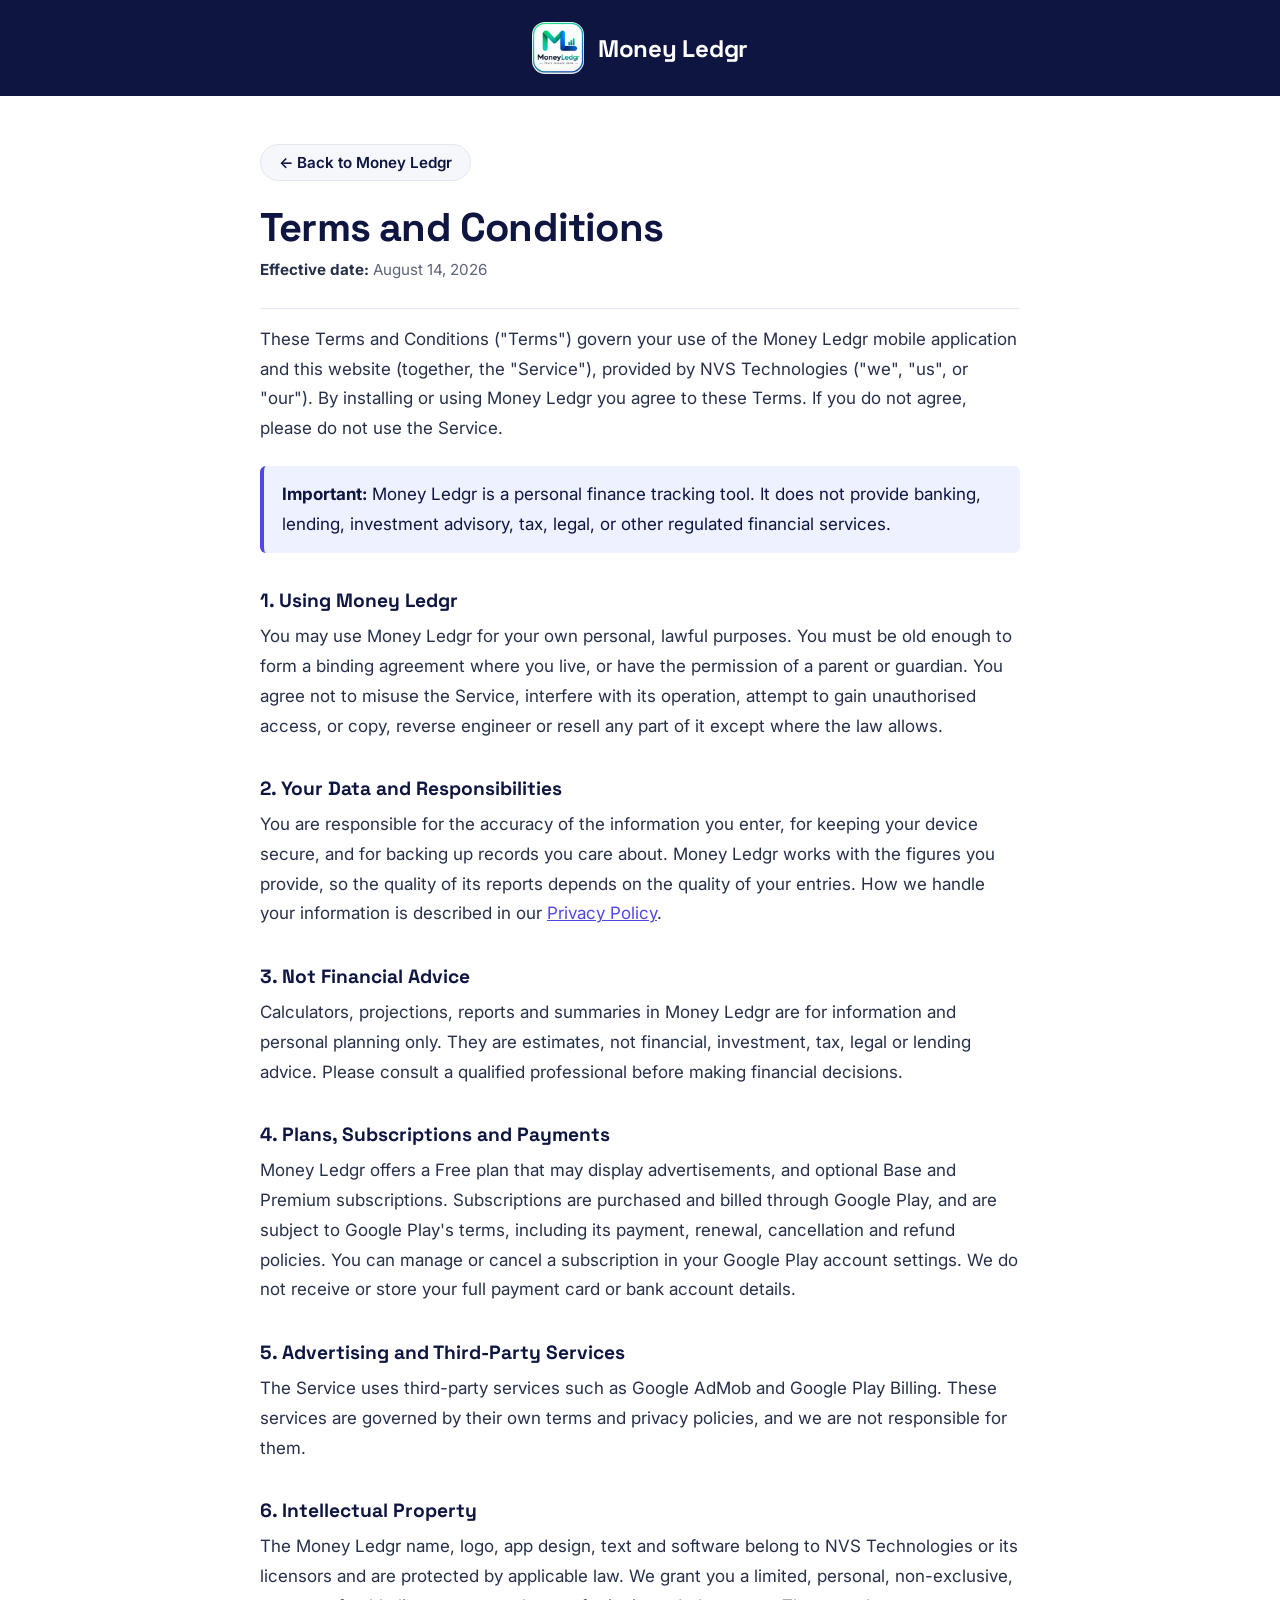
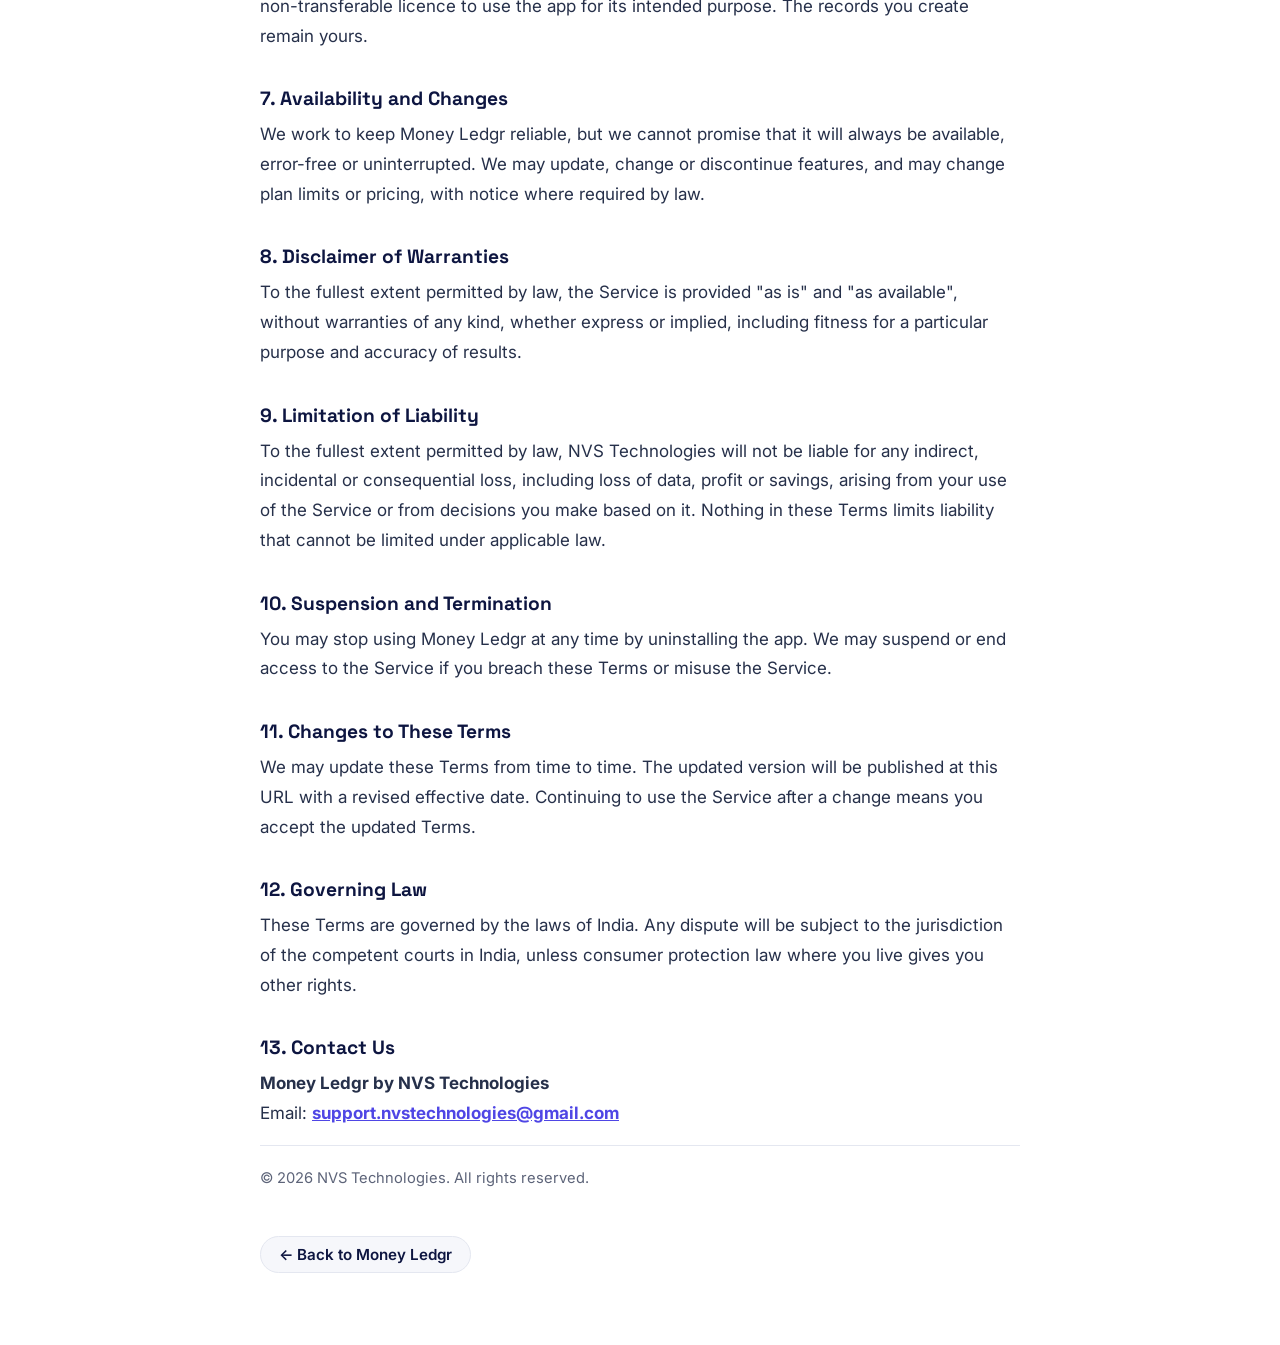
<file: moneyledgr-terms.html>
<!DOCTYPE html>
<html lang="en">
<head>
  <meta charset="UTF-8">
  <meta name="viewport" content="width=device-width, initial-scale=1">
  <title>Terms and Conditions | Money Ledgr</title>
  <meta name="description" content="Terms and Conditions for Money Ledgr, the personal finance app by NVS Technologies.">
  <meta name="theme-color" content="#0d1540">
  <link rel="icon" href="images/favicon.png" type="image/png">
  <link rel="preconnect" href="https://fonts.googleapis.com">
  <link rel="preconnect" href="https://fonts.gstatic.com" crossorigin>
  <link href="https://fonts.googleapis.com/css2?family=Inter:wght@400;500;600;700&family=Space+Grotesk:wght@600;700&display=swap" rel="stylesheet">
  <link rel="stylesheet" href="css/legal.css">
</head>
<body>
<header class="legal-brand">
  <a href="money-ledgr.html" aria-label="Money Ledgr home"><img src="images/money-ledgr-icon.jpg" alt="" width="320" height="320"><span>Money Ledgr</span></a>
</header>
<main class="legal" id="main">
  <a class="legal-back" href="money-ledgr.html" data-back>&larr; Back to Money Ledgr</a>
  <h1>Terms and Conditions</h1>
  <p class="legal-date"><strong>Effective date:</strong> August 14, 2026</p>
  <p>These Terms and Conditions ("Terms") govern your use of the Money Ledgr mobile application and this website (together, the "Service"), provided by NVS Technologies ("we", "us", or "our"). By installing or using Money Ledgr you agree to these Terms. If you do not agree, please do not use the Service.</p>

  <aside class="legal-note"><strong>Important:</strong> Money Ledgr is a personal finance tracking tool. It does not provide banking, lending, investment advisory, tax, legal, or other regulated financial services.</aside>

  <h2>1. Using Money Ledgr</h2>
  <p>You may use Money Ledgr for your own personal, lawful purposes. You must be old enough to form a binding agreement where you live, or have the permission of a parent or guardian. You agree not to misuse the Service, interfere with its operation, attempt to gain unauthorised access, or copy, reverse engineer or resell any part of it except where the law allows.</p>

  <h2>2. Your Data and Responsibilities</h2>
  <p>You are responsible for the accuracy of the information you enter, for keeping your device secure, and for backing up records you care about. Money Ledgr works with the figures you provide, so the quality of its reports depends on the quality of your entries. How we handle your information is described in our <a href="moneyledgr-privacy.html">Privacy Policy</a>.</p>

  <h2>3. Not Financial Advice</h2>
  <p>Calculators, projections, reports and summaries in Money Ledgr are for information and personal planning only. They are estimates, not financial, investment, tax, legal or lending advice. Please consult a qualified professional before making financial decisions.</p>

  <h2>4. Plans, Subscriptions and Payments</h2>
  <p>Money Ledgr offers a Free plan that may display advertisements, and optional Base and Premium subscriptions. Subscriptions are purchased and billed through Google Play, and are subject to Google Play's terms, including its payment, renewal, cancellation and refund policies. You can manage or cancel a subscription in your Google Play account settings. We do not receive or store your full payment card or bank account details.</p>

  <h2>5. Advertising and Third-Party Services</h2>
  <p>The Service uses third-party services such as Google AdMob and Google Play Billing. These services are governed by their own terms and privacy policies, and we are not responsible for them.</p>

  <h2>6. Intellectual Property</h2>
  <p>The Money Ledgr name, logo, app design, text and software belong to NVS Technologies or its licensors and are protected by applicable law. We grant you a limited, personal, non-exclusive, non-transferable licence to use the app for its intended purpose. The records you create remain yours.</p>

  <h2>7. Availability and Changes</h2>
  <p>We work to keep Money Ledgr reliable, but we cannot promise that it will always be available, error-free or uninterrupted. We may update, change or discontinue features, and may change plan limits or pricing, with notice where required by law.</p>

  <h2>8. Disclaimer of Warranties</h2>
  <p>To the fullest extent permitted by law, the Service is provided "as is" and "as available", without warranties of any kind, whether express or implied, including fitness for a particular purpose and accuracy of results.</p>

  <h2>9. Limitation of Liability</h2>
  <p>To the fullest extent permitted by law, NVS Technologies will not be liable for any indirect, incidental or consequential loss, including loss of data, profit or savings, arising from your use of the Service or from decisions you make based on it. Nothing in these Terms limits liability that cannot be limited under applicable law.</p>

  <h2>10. Suspension and Termination</h2>
  <p>You may stop using Money Ledgr at any time by uninstalling the app. We may suspend or end access to the Service if you breach these Terms or misuse the Service.</p>

  <h2>11. Changes to These Terms</h2>
  <p>We may update these Terms from time to time. The updated version will be published at this URL with a revised effective date. Continuing to use the Service after a change means you accept the updated Terms.</p>

  <h2>12. Governing Law</h2>
  <p>These Terms are governed by the laws of India. Any dispute will be subject to the jurisdiction of the competent courts in India, unless consumer protection law where you live gives you other rights.</p>

  <h2 id="contact-us">13. Contact Us</h2>
  <p><strong>Money Ledgr by NVS Technologies</strong><br>
  Email: <a href="mailto:support.nvstechnologies@gmail.com"><strong>support.nvstechnologies@gmail.com</strong></a></p>

  <p class="legal-copy">&copy; 2026 NVS Technologies. All rights reserved.</p>
  <a class="legal-back bottom" href="money-ledgr.html" data-back>&larr; Back to Money Ledgr</a>
</main>
<script>
  // Go back to the page the visitor came from; otherwise open the Money Ledgr page.
  document.querySelectorAll('[data-back]').forEach(function (a) {
    a.addEventListener('click', function (e) {
      if (history.length > 1 && document.referrer && new URL(document.referrer).origin === location.origin) {
        e.preventDefault(); history.back();
      }
    });
  });
</script>
</body>
</html>
</file>
<file: css/style.css>
/* ==========================================================
   NVS Technologies - main stylesheet
   Sections: variables, base, layout, header, hero, products,
   principles, about, contact, footer, responsive
   ========================================================== */

:root {
  --navy: #0d1540;
  --navy-light: #162060;
  --indigo: #4f46e5;
  --indigo-dark: #4338ca;
  --accent: #6b7bff;
  --text: #1c2033;
  --muted: #5d6479;
  --line: #e4e7f0;
  --soft: #f6f7fb;
  --white: #fff;
  --radius: 10px;
}

/* ---------- Base ---------- */
*, *::before, *::after { box-sizing: border-box; }

html { scroll-behavior: smooth; scroll-padding-top: 72px; }

body {
  margin: 0;
  font-family: "Inter", system-ui, -apple-system, "Segoe UI", sans-serif;
  color: var(--text);
  line-height: 1.65;
  background: var(--white);
}

h1, h2, h3, h4 { line-height: 1.2; margin: 0; }
p { margin: 0 0 1rem; }
a { color: var(--indigo); }
ul { margin: 0; padding: 0; list-style: none; }

:focus-visible { outline: 3px solid var(--accent); outline-offset: 3px; }

.container { width: min(1120px, 100% - 40px); margin-inline: auto; }

.skip-link {
  position: absolute; left: 12px; top: -60px;
  background: var(--white); color: var(--navy);
  padding: 8px 14px; border-radius: 6px; z-index: 200;
}
.skip-link:focus { top: 12px; }

/* ---------- Buttons ---------- */
.btn {
  display: inline-block;
  padding: 13px 24px;
  border-radius: 8px;
  font-weight: 600;
  font-size: 0.95rem;
  text-decoration: none;
  border: 1.5px solid transparent;
  cursor: pointer;
  font-family: inherit;
  transition: background 0.2s, transform 0.15s, border-color 0.2s;
}
.btn:active { transform: translateY(1px); }
.btn-primary { background: var(--indigo); color: var(--white); }
.btn-primary:hover { background: var(--indigo-dark); }
.btn-outline { border-color: rgba(255,255,255,0.35); color: var(--white); }
.btn-outline:hover { border-color: var(--white); }
.btn-small { padding: 9px 18px; font-size: 0.875rem; }

/* ---------- Header ---------- */
.site-header {
  position: sticky; top: 0; z-index: 100;
  background: var(--navy);
  border-bottom: 1px solid rgba(255,255,255,0.08);
  transition: box-shadow 0.25s;
}
.site-header.scrolled { box-shadow: 0 4px 18px rgba(0,0,0,0.25); }

.header-inner {
  display: flex; align-items: center; justify-content: space-between;
  height: 68px;
}

.logo {
  display: inline-flex; align-items: center; gap: 8px;
  color: var(--white); text-decoration: none; font-size: 1.15rem;
}
.logo strong { font-weight: 800; }

.main-nav { display: flex; align-items: center; gap: 32px; }
.main-nav a:not(.btn) {
  color: #b8c0e0; text-decoration: none; font-size: 0.92rem; font-weight: 500;
  padding: 4px 0; border-bottom: 2px solid transparent;
}
.main-nav a:not(.btn):hover,
.main-nav a.active { color: var(--white); border-bottom-color: var(--accent); }

.nav-toggle {
  display: none;
  background: none; border: 0; padding: 8px; cursor: pointer;
}
.nav-toggle span {
  display: block; width: 24px; height: 2px; margin: 5px 0;
  background: var(--white); transition: transform 0.25s, opacity 0.25s;
}
.nav-toggle[aria-expanded="true"] span:nth-child(1) { transform: translateY(7px) rotate(45deg); }
.nav-toggle[aria-expanded="true"] span:nth-child(2) { opacity: 0; }
.nav-toggle[aria-expanded="true"] span:nth-child(3) { transform: translateY(-7px) rotate(-45deg); }

/* ---------- Hero ---------- */
.hero {
  background:
    radial-gradient(ellipse 60% 70% at 70% 40%, rgba(79,70,229,0.35), transparent 70%),
    var(--navy);
  color: var(--white);
  padding: 110px 0 120px;
}

.pill {
  display: inline-flex; align-items: center; gap: 8px;
  padding: 5px 14px; margin-bottom: 26px;
  border: 1px solid rgba(255,255,255,0.18);
  border-radius: 999px;
  font-size: 0.8rem; color: #c9d0ee;
}
.dot { width: 6px; height: 6px; border-radius: 50%; background: #34d399; }

.hero h1 {
  font-size: clamp(2.4rem, 6vw, 4.2rem);
  font-weight: 800;
  letter-spacing: -0.03em;
  max-width: 13em;
  margin-bottom: 22px;
}
.hero-text { max-width: 34em; font-size: 1.15rem; color: #b8c0e0; margin-bottom: 34px; }
.hero-actions { display: flex; flex-wrap: wrap; gap: 14px; }

/* ---------- Sections ---------- */
.section { padding: 96px 0; }
.section-soft { background: var(--soft); }

.kicker {
  color: var(--indigo); font-weight: 600; font-size: 0.85rem; margin-bottom: 8px;
}
.section h2 {
  font-size: clamp(1.7rem, 3.5vw, 2.4rem);
  letter-spacing: -0.02em; margin-bottom: 40px;
}

/* ---------- Product card ---------- */
.product-card {
  display: grid; grid-template-columns: 1.3fr 1fr; gap: 40px;
  padding: 40px;
  border: 1.5px solid var(--indigo);
  border-radius: 14px;
  background: var(--white);
  box-shadow: 0 10px 40px -18px rgba(79,70,229,0.35);
}
.product-info p { color: var(--muted); max-width: 32em; }

.tag {
  display: inline-block; padding: 3px 12px; margin-bottom: 18px;
  background: #eceefe; color: var(--indigo);
  border-radius: 6px; font-size: 0.78rem; font-weight: 600;
}
.product-icon {
  width: 52px; height: 52px; margin-bottom: 18px;
  display: grid; place-items: center;
  background: var(--indigo); color: var(--white); border-radius: 12px;
}
.product-info h3 { font-size: 1.9rem; letter-spacing: -0.02em; }
.product-tagline { color: var(--indigo) !important; font-weight: 600; font-size: 0.9rem; margin: 4px 0 14px; }


.product-features h4 { font-size: 0.85rem; color: var(--muted); margin-bottom: 14px; font-weight: 600; }
.product-features ul { display: flex; flex-wrap: wrap; gap: 8px; }
.product-features li {
  padding: 5px 13px; font-size: 0.82rem;
  border: 1px solid var(--line); border-radius: 999px; background: var(--soft);
}

.coming-soon {
  display: flex; flex-direction: column; gap: 2px;
  margin-top: 20px; padding: 22px 26px;
  border: 1.5px dashed #cdd2e3; border-radius: var(--radius);
  background: var(--soft);
}
.coming-soon span { color: var(--muted); font-size: 0.9rem; }

/* ---------- Principles ---------- */
.principles {
  display: grid; grid-template-columns: repeat(auto-fit, minmax(300px, 1fr)); gap: 20px;
}
.principle {
  background: var(--white);
  padding: 28px;
  border-radius: var(--radius);
  border: 1px solid var(--line);
  border-left: 4px solid var(--accent);
}
.principle h3 { font-size: 1.05rem; margin-bottom: 8px; }
.principle p { font-size: 0.93rem; color: var(--muted); margin: 0; }

/* ---------- About ---------- */
.about-grid { display: grid; grid-template-columns: 1fr 1fr; gap: 60px; align-items: center; }
.about-grid p { color: var(--muted); max-width: 32em; }
.mv { display: grid; gap: 18px; }
.mv-card { padding: 26px 28px; background: var(--soft); border-radius: var(--radius); }
.mv-card h3 { font-size: 0.95rem; color: var(--indigo); margin-bottom: 6px; }
.mv-card p { margin: 0; font-size: 0.95rem; }

/* ---------- Contact ---------- */
.contact {
  background:
    radial-gradient(ellipse 50% 80% at 85% 20%, rgba(79,70,229,0.3), transparent 70%),
    var(--navy);
  color: var(--white);
}
.contact-grid { display: grid; grid-template-columns: 1fr 1fr; gap: 60px; align-items: start; }
.contact h2 { margin-bottom: 16px; }
.contact p { color: #b8c0e0; max-width: 30em; }
.contact a { color: #c7ceff; }

.contact-form {
  background: var(--navy-light);
  padding: 30px; border-radius: 12px;
  border: 1px solid rgba(255,255,255,0.08);
}
.contact-form label { display: block; font-size: 0.85rem; font-weight: 500; margin: 0 0 6px; }
.contact-form input,
.contact-form textarea {
  width: 100%; margin-bottom: 18px; padding: 11px 14px;
  font: inherit; color: var(--white);
  background: rgba(255,255,255,0.06);
  border: 1px solid rgba(255,255,255,0.18);
  border-radius: 8px;
}
.contact-form input:focus,
.contact-form textarea:focus { outline: none; border-color: var(--accent); box-shadow: 0 0 0 3px rgba(107,123,255,0.3); }
.contact-form .invalid { border-color: #f87171; }
.contact-form .btn { width: 100%; }
.form-status { margin: 14px 0 0; min-height: 1.4em; font-size: 0.9rem; text-align: center; }
.form-status.error { color: #fca5a5 !important; }
.form-status.ok { color: #86efac !important; }

/* ---------- Footer ---------- */
.site-footer { background: #080e2c; color: #aab2d3; padding-top: 60px; font-size: 0.9rem; }
.footer-grid { display: grid; grid-template-columns: 2fr 1fr 1fr 1fr; gap: 40px; padding-bottom: 44px; }
.footer-blurb { margin-top: 14px; max-width: 24em; }
.footer-grid h4 { color: var(--white); font-size: 0.9rem; margin-bottom: 14px; }
.footer-grid a:not(.logo) { display: block; color: #aab2d3; text-decoration: none; margin-bottom: 8px; }
.footer-grid a:not(.logo):hover { color: var(--white); }
.footer-bottom {
  display: flex; justify-content: space-between; flex-wrap: wrap; gap: 8px;
  padding: 22px 0; border-top: 1px solid rgba(255,255,255,0.08); font-size: 0.82rem;
}

/* ---------- Back to top ---------- */
.to-top {
  position: fixed; right: 20px; bottom: 20px;
  width: 44px; height: 44px; border-radius: 50%;
  border: 0; background: var(--indigo); color: var(--white);
  font-size: 1.2rem; cursor: pointer;
  box-shadow: 0 6px 18px rgba(0,0,0,0.25);
}
.to-top[hidden] { display: none; }

/* ---------- Responsive ---------- */
@media (max-width: 860px) {
  .nav-toggle { display: block; }

  .main-nav {
    position: absolute; top: 68px; left: 0; right: 0;
    flex-direction: column; align-items: stretch; gap: 0;
    background: var(--navy); padding: 8px 20px 20px;
    border-bottom: 1px solid rgba(255,255,255,0.08);
    display: none;
  }
  .main-nav.open { display: flex; }
  .main-nav a:not(.btn) { padding: 14px 0; border-bottom: 1px solid rgba(255,255,255,0.08); }
  .main-nav .btn { margin-top: 16px; text-align: center; }

  .hero { padding: 80px 0 90px; }
  .section { padding: 70px 0; }
  .product-card, .about-grid, .contact-grid { grid-template-columns: 1fr; gap: 32px; }
  .product-card { padding: 26px; }
  .footer-grid { grid-template-columns: 1fr 1fr; }
}

@media (max-width: 480px) {
  .footer-grid { grid-template-columns: 1fr; }
  .hero-actions .btn { width: 100%; text-align: center; }
}

@media (prefers-reduced-motion: reduce) {
  html { scroll-behavior: auto; }
  * { transition: none !important; }
}

/* ---------- Logo images ---------- */
.logo img { display: block; height: 38px; width: auto; }
.site-footer .logo img { height: 34px; }

/* Money Ledgr app icon in the product card */
.product-logo {
  display: block;
  width: 84px; height: 84px;
  margin-bottom: 18px;
  border-radius: 20px;
  box-shadow: 0 6px 20px -6px rgba(79,70,229,0.4);
}

/* ---------- Product buttons ---------- */
.product-actions { display: flex; flex-wrap: wrap; gap: 12px; margin-top: 12px; }
.btn-secondary { background: transparent; color: var(--indigo); border-color: var(--indigo); }
.btn-secondary:hover { background: #eceefe; }

/* ---------- Screenshot viewer ---------- */
.showcase {
  width: min(960px, 94vw);
  max-height: 92vh;
  padding: 0;
  border: 0;
  border-radius: 18px;
  background: var(--white);
  color: var(--text);
  box-shadow: 0 30px 80px rgba(5, 10, 40, 0.5);
}
.showcase::backdrop { background: rgba(8, 13, 40, 0.75); backdrop-filter: blur(4px); }
.sc-inner { display: grid; grid-template-columns: 0.8fr 1fr; position: relative; max-height: 92vh; }
.sc-close {
  position: absolute; top: 12px; right: 14px; z-index: 2;
  width: 38px; height: 38px; border: 0; border-radius: 50%;
  background: var(--soft); color: var(--text); font-size: 1.5rem; line-height: 1; cursor: pointer;
}
.sc-close:hover { background: var(--line); }

.sc-stage { background: linear-gradient(160deg, #e9edff, #eaf7f4); display: grid; place-items: center; padding: 22px; }
.sc-stage img { display: block; width: auto; max-width: 100%; max-height: calc(92vh - 44px); border-radius: 14px; box-shadow: 0 18px 40px -16px rgba(20, 30, 90, 0.45); transition: opacity 0.2s; }
.sc-stage img.fading { opacity: 0; }

.sc-side { padding: 40px 36px 32px; overflow-y: auto; display: flex; flex-direction: column; }
.sc-side h3 { font-size: 1.6rem; margin-bottom: 10px; letter-spacing: -0.01em; }
.sc-side p#sc-text { color: var(--muted); min-height: 5.2em; }

.sc-tabs { display: flex; flex-wrap: wrap; gap: 8px; margin: 6px 0 22px; }
.sc-tabs button {
  padding: 7px 14px; font: 500 0.85rem inherit; font-family: inherit; cursor: pointer;
  background: var(--soft); border: 1px solid var(--line); border-radius: 999px; color: var(--text);
}
.sc-tabs button:hover { border-color: var(--indigo); }
.sc-tabs button.active { background: var(--indigo); border-color: var(--indigo); color: var(--white); }

.sc-nav { display: flex; align-items: center; gap: 14px; margin-bottom: 24px; font-size: 0.9rem; color: var(--muted); }
.sc-arrow { width: 40px; height: 40px; border-radius: 50%; border: 1px solid var(--line); background: var(--white); font-size: 1.1rem; cursor: pointer; }
.sc-arrow:hover { border-color: var(--indigo); color: var(--indigo); }
.sc-side .btn { align-self: flex-start; margin-top: auto; }

html.modal-open { overflow: hidden; }

@media (max-width: 760px) {
  .sc-inner { grid-template-columns: 1fr; overflow-y: auto; }
  .sc-stage { padding: 18px 18px 8px; }
  .sc-stage img { max-height: 46vh; }
  .sc-side { padding: 22px 22px 26px; overflow: visible; }
  .sc-side p#sc-text { min-height: 0; }
  .sc-side .btn { width: 100%; text-align: center; margin-top: 4px; }
}

.more-link { margin: 18px 0 0 !important; font-size: 0.92rem; font-weight: 600; }
.more-link a { text-decoration: none; }
.more-link a:hover { text-decoration: underline; }

.contact-form .hp { position: absolute; left: -9999px; width: 1px; height: 1px; opacity: 0; }
.contact-form button:disabled { opacity: 0.7; cursor: wait; }

/* ---------- Hero with phone visual (home + product page) ---------- */
.hero-grid { display: grid; grid-template-columns: 1.15fr 0.85fr; gap: 48px; align-items: center; }
.hero-visual { position: relative; justify-self: center; width: min(360px, 100%); aspect-ratio: 1 / 1.12; }
.hero-visual img {
  position: absolute; width: 56%; height: auto;
  border: 6px solid #10162f; border-radius: 28px; background: #10162f;
  box-shadow: 0 30px 60px -20px rgba(0,0,0,0.55);
}
.hv-back { right: 0; top: 0; transform: rotate(7deg); opacity: 0.92; }
.hv-front { left: 0; bottom: 0; transform: rotate(-5deg); }

/* ---------- Footer extras ---------- */
.footer-mail { margin: 14px 0 0; font-size: 0.88rem; }
.footer-grid .footer-mail a { display: inline; margin: 0; color: #c7ceff; }

@media (max-width: 860px) {
  .hero-grid { grid-template-columns: 1fr; gap: 40px; }
  .hero-visual { width: min(280px, 80%); }
}
</file>
<file: nvs-site/css/style.css>
/* ==========================================================
   NVS Technologies - main stylesheet
   Sections: variables, base, layout, header, hero, products,
   principles, about, contact, footer, responsive
   ========================================================== */

:root {
  --navy: #0d1540;
  --navy-light: #162060;
  --indigo: #4f46e5;
  --indigo-dark: #4338ca;
  --accent: #6b7bff;
  --text: #1c2033;
  --muted: #5d6479;
  --line: #e4e7f0;
  --soft: #f6f7fb;
  --white: #fff;
  --radius: 10px;
}

/* ---------- Base ---------- */
*, *::before, *::after { box-sizing: border-box; }

html { scroll-behavior: smooth; scroll-padding-top: 72px; }

body {
  margin: 0;
  font-family: "Inter", system-ui, -apple-system, "Segoe UI", sans-serif;
  color: var(--text);
  line-height: 1.65;
  background: var(--white);
}

h1, h2, h3, h4 { line-height: 1.2; margin: 0; }
p { margin: 0 0 1rem; }
a { color: var(--indigo); }
ul { margin: 0; padding: 0; list-style: none; }

:focus-visible { outline: 3px solid var(--accent); outline-offset: 3px; }

.container { width: min(1120px, 100% - 40px); margin-inline: auto; }

.skip-link {
  position: absolute; left: 12px; top: -60px;
  background: var(--white); color: var(--navy);
  padding: 8px 14px; border-radius: 6px; z-index: 200;
}
.skip-link:focus { top: 12px; }

/* ---------- Buttons ---------- */
.btn {
  display: inline-block;
  padding: 13px 24px;
  border-radius: 8px;
  font-weight: 600;
  font-size: 0.95rem;
  text-decoration: none;
  border: 1.5px solid transparent;
  cursor: pointer;
  font-family: inherit;
  transition: background 0.2s, transform 0.15s, border-color 0.2s;
}
.btn:active { transform: translateY(1px); }
.btn-primary { background: var(--indigo); color: var(--white); }
.btn-primary:hover { background: var(--indigo-dark); }
.btn-outline { border-color: rgba(255,255,255,0.35); color: var(--white); }
.btn-outline:hover { border-color: var(--white); }
.btn-small { padding: 9px 18px; font-size: 0.875rem; }

/* ---------- Header ---------- */
.site-header {
  position: sticky; top: 0; z-index: 100;
  background: var(--navy);
  border-bottom: 1px solid rgba(255,255,255,0.08);
  transition: box-shadow 0.25s;
}
.site-header.scrolled { box-shadow: 0 4px 18px rgba(0,0,0,0.25); }

.header-inner {
  display: flex; align-items: center; justify-content: space-between;
  height: 68px;
}

.logo {
  display: inline-flex; align-items: center; gap: 8px;
  color: var(--white); text-decoration: none; font-size: 1.15rem;
}
.logo strong { font-weight: 800; }

.main-nav { display: flex; align-items: center; gap: 32px; }
.main-nav a:not(.btn) {
  color: #b8c0e0; text-decoration: none; font-size: 0.92rem; font-weight: 500;
  padding: 4px 0; border-bottom: 2px solid transparent;
}
.main-nav a:not(.btn):hover,
.main-nav a.active { color: var(--white); border-bottom-color: var(--accent); }

.nav-toggle {
  display: none;
  background: none; border: 0; padding: 8px; cursor: pointer;
}
.nav-toggle span {
  display: block; width: 24px; height: 2px; margin: 5px 0;
  background: var(--white); transition: transform 0.25s, opacity 0.25s;
}
.nav-toggle[aria-expanded="true"] span:nth-child(1) { transform: translateY(7px) rotate(45deg); }
.nav-toggle[aria-expanded="true"] span:nth-child(2) { opacity: 0; }
.nav-toggle[aria-expanded="true"] span:nth-child(3) { transform: translateY(-7px) rotate(-45deg); }

/* ---------- Hero ---------- */
.hero {
  background:
    radial-gradient(ellipse 60% 70% at 70% 40%, rgba(79,70,229,0.35), transparent 70%),
    var(--navy);
  color: var(--white);
  padding: 110px 0 120px;
}

.pill {
  display: inline-flex; align-items: center; gap: 8px;
  padding: 5px 14px; margin-bottom: 26px;
  border: 1px solid rgba(255,255,255,0.18);
  border-radius: 999px;
  font-size: 0.8rem; color: #c9d0ee;
}
.dot { width: 6px; height: 6px; border-radius: 50%; background: #34d399; }

.hero h1 {
  font-size: clamp(2.4rem, 6vw, 4.2rem);
  font-weight: 800;
  letter-spacing: -0.03em;
  max-width: 13em;
  margin-bottom: 22px;
}
.hero-text { max-width: 34em; font-size: 1.15rem; color: #b8c0e0; margin-bottom: 34px; }
.hero-actions { display: flex; flex-wrap: wrap; gap: 14px; }

/* ---------- Sections ---------- */
.section { padding: 96px 0; }
.section-soft { background: var(--soft); }

.kicker {
  color: var(--indigo); font-weight: 600; font-size: 0.85rem; margin-bottom: 8px;
}
.section h2 {
  font-size: clamp(1.7rem, 3.5vw, 2.4rem);
  letter-spacing: -0.02em; margin-bottom: 40px;
}

/* ---------- Product card ---------- */
.product-card {
  display: grid; grid-template-columns: 1.3fr 1fr; gap: 40px;
  padding: 40px;
  border: 1.5px solid var(--indigo);
  border-radius: 14px;
  background: var(--white);
  box-shadow: 0 10px 40px -18px rgba(79,70,229,0.35);
}
.product-info p { color: var(--muted); max-width: 32em; }

.tag {
  display: inline-block; padding: 3px 12px; margin-bottom: 18px;
  background: #eceefe; color: var(--indigo);
  border-radius: 6px; font-size: 0.78rem; font-weight: 600;
}
.product-icon {
  width: 52px; height: 52px; margin-bottom: 18px;
  display: grid; place-items: center;
  background: var(--indigo); color: var(--white); border-radius: 12px;
}
.product-info h3 { font-size: 1.9rem; letter-spacing: -0.02em; }
.product-tagline { color: var(--indigo) !important; font-weight: 600; font-size: 0.9rem; margin: 4px 0 14px; }
.product-info .btn { margin-top: 10px; }

.product-features h4 { font-size: 0.85rem; color: var(--muted); margin-bottom: 14px; font-weight: 600; }
.product-features ul { display: flex; flex-wrap: wrap; gap: 8px; }
.product-features li {
  padding: 5px 13px; font-size: 0.82rem;
  border: 1px solid var(--line); border-radius: 999px; background: var(--soft);
}

.coming-soon {
  display: flex; flex-direction: column; gap: 2px;
  margin-top: 20px; padding: 22px 26px;
  border: 1.5px dashed #cdd2e3; border-radius: var(--radius);
  background: var(--soft);
}
.coming-soon span { color: var(--muted); font-size: 0.9rem; }

/* ---------- Principles ---------- */
.principles {
  display: grid; grid-template-columns: repeat(auto-fit, minmax(300px, 1fr)); gap: 20px;
}
.principle {
  background: var(--white);
  padding: 28px;
  border-radius: var(--radius);
  border: 1px solid var(--line);
  border-left: 4px solid var(--accent);
}
.principle h3 { font-size: 1.05rem; margin-bottom: 8px; }
.principle p { font-size: 0.93rem; color: var(--muted); margin: 0; }

/* ---------- About ---------- */
.about-grid { display: grid; grid-template-columns: 1fr 1fr; gap: 60px; align-items: center; }
.about-grid p { color: var(--muted); max-width: 32em; }
.mv { display: grid; gap: 18px; }
.mv-card { padding: 26px 28px; background: var(--soft); border-radius: var(--radius); }
.mv-card h3 { font-size: 0.95rem; color: var(--indigo); margin-bottom: 6px; }
.mv-card p { margin: 0; font-size: 0.95rem; }

/* ---------- Contact ---------- */
.contact {
  background:
    radial-gradient(ellipse 50% 80% at 85% 20%, rgba(79,70,229,0.3), transparent 70%),
    var(--navy);
  color: var(--white);
}
.contact-grid { display: grid; grid-template-columns: 1fr 1fr; gap: 60px; align-items: start; }
.contact h2 { margin-bottom: 16px; }
.contact p { color: #b8c0e0; max-width: 30em; }
.contact a { color: #c7ceff; }

.contact-form {
  background: var(--navy-light);
  padding: 30px; border-radius: 12px;
  border: 1px solid rgba(255,255,255,0.08);
}
.contact-form label { display: block; font-size: 0.85rem; font-weight: 500; margin: 0 0 6px; }
.contact-form input,
.contact-form textarea {
  width: 100%; margin-bottom: 18px; padding: 11px 14px;
  font: inherit; color: var(--white);
  background: rgba(255,255,255,0.06);
  border: 1px solid rgba(255,255,255,0.18);
  border-radius: 8px;
}
.contact-form input:focus,
.contact-form textarea:focus { outline: none; border-color: var(--accent); box-shadow: 0 0 0 3px rgba(107,123,255,0.3); }
.contact-form .invalid { border-color: #f87171; }
.contact-form .btn { width: 100%; }
.form-status { margin: 14px 0 0; min-height: 1.4em; font-size: 0.9rem; text-align: center; }
.form-status.error { color: #fca5a5 !important; }
.form-status.ok { color: #86efac !important; }

/* ---------- Footer ---------- */
.site-footer { background: #080e2c; color: #aab2d3; padding-top: 60px; font-size: 0.9rem; }
.footer-grid { display: grid; grid-template-columns: 2fr 1fr 1fr 1fr; gap: 40px; padding-bottom: 44px; }
.footer-blurb { margin-top: 14px; max-width: 24em; }
.footer-grid h4 { color: var(--white); font-size: 0.9rem; margin-bottom: 14px; }
.footer-grid a:not(.logo) { display: block; color: #aab2d3; text-decoration: none; margin-bottom: 8px; }
.footer-grid a:not(.logo):hover { color: var(--white); }
.footer-bottom {
  display: flex; justify-content: space-between; flex-wrap: wrap; gap: 8px;
  padding: 22px 0; border-top: 1px solid rgba(255,255,255,0.08); font-size: 0.82rem;
}

/* ---------- Back to top ---------- */
.to-top {
  position: fixed; right: 20px; bottom: 20px;
  width: 44px; height: 44px; border-radius: 50%;
  border: 0; background: var(--indigo); color: var(--white);
  font-size: 1.2rem; cursor: pointer;
  box-shadow: 0 6px 18px rgba(0,0,0,0.25);
}
.to-top[hidden] { display: none; }

/* ---------- Responsive ---------- */
@media (max-width: 860px) {
  .nav-toggle { display: block; }

  .main-nav {
    position: absolute; top: 68px; left: 0; right: 0;
    flex-direction: column; align-items: stretch; gap: 0;
    background: var(--navy); padding: 8px 20px 20px;
    border-bottom: 1px solid rgba(255,255,255,0.08);
    display: none;
  }
  .main-nav.open { display: flex; }
  .main-nav a:not(.btn) { padding: 14px 0; border-bottom: 1px solid rgba(255,255,255,0.08); }
  .main-nav .btn { margin-top: 16px; text-align: center; }

  .hero { padding: 80px 0 90px; }
  .section { padding: 70px 0; }
  .product-card, .about-grid, .contact-grid { grid-template-columns: 1fr; gap: 32px; }
  .product-card { padding: 26px; }
  .footer-grid { grid-template-columns: 1fr 1fr; }
}

@media (max-width: 480px) {
  .footer-grid { grid-template-columns: 1fr; }
  .hero-actions .btn { width: 100%; text-align: center; }
}

@media (prefers-reduced-motion: reduce) {
  html { scroll-behavior: auto; }
  * { transition: none !important; }
}
</file>
<file: css/product.css>
/* ==========================================================
   Money Ledgr product page
   Loaded after style.css, so it reuses the header, footer,
   buttons and colours and only adds what this page needs.
   ========================================================== */

.product-page {
  --ml-green: #19c37d;
  --ml-blue: #2f6bff;
  --head: "Space Grotesk", "Inter", system-ui, sans-serif;
}
.product-page h1, .product-page h2, .product-page h3, .product-page h4 { font-family: var(--head); letter-spacing: -0.02em; }

/* ---------- Hero ---------- */
.p-hero {
  background-color: var(--navy);
  /* faint grid for a technical feel */
  background-image:
    linear-gradient(rgba(255,255,255,0.035) 1px, transparent 1px),
    linear-gradient(90deg, rgba(255,255,255,0.035) 1px, transparent 1px);
  background-size: 48px 48px;
  color: var(--white);
  padding: 90px 0 100px;
  overflow: hidden;
}


.p-hero h1 { font-size: clamp(2.2rem, 5vw, 3.6rem); font-weight: 700; line-height: 1.1; max-width: 12em; margin-bottom: 20px; }
.p-hero .lead { color: #b8c0e0; font-size: 1.1rem; max-width: 33em; margin-bottom: 30px; }
.hero-actions { display: flex; flex-wrap: wrap; gap: 14px; margin-bottom: 34px; }
.btn-outline { border-color: rgba(255,255,255,0.3); color: var(--white); }
.facts { display: flex; flex-wrap: wrap; gap: 8px 26px; font-size: 0.88rem; color: #aab4d4; }
.facts li { display: flex; align-items: center; gap: 8px; }
.facts li::before { content: ""; width: 7px; height: 7px; border-radius: 50%; background: var(--ml-green); }


/* ---------- Generic section helpers ---------- */
.section-soft { background: var(--soft); }
/* tighter, even rhythm between sections (was 96px top + 96px bottom = ~190px gaps) */
.product-page .section { padding: 52px 0; }
.product-page .section:not(.section-soft) + .section:not(.section-soft) { padding-top: 0; }
@media (max-width: 860px) { .product-page .section { padding: 40px 0; } }
.head-narrow { max-width: 38em; margin-bottom: 44px; }
.head-narrow h2 { margin-bottom: 0 !important; }
.product-page .section h2 { font-weight: 700; }

/* ---------- Overview ---------- */
.overview { display: grid; grid-template-columns: 1fr 1fr; gap: 60px; align-items: start; }
.overview h2 { margin-bottom: 0 !important; }
.overview-text p { color: var(--muted); font-size: 1.05rem; }

.checks { margin: 18px 0 20px; }
.checks li { position: relative; padding: 8px 0 8px 32px; border-top: 1px solid var(--line); font-size: 0.97rem; }
.checks li:first-child { border-top: 0; }
.checks li::before { content: "\2713"; position: absolute; left: 0; top: 9px; width: 21px; height: 21px; display: grid; place-items: center; border-radius: 50%; background: var(--ml-green); color: var(--white); font-size: 0.72rem; font-weight: 700; }
.good-for { font-size: 0.92rem; color: var(--muted); margin: 0; }
.good-for strong { color: var(--text); }

/* ---------- Tool grid ---------- */
.tool-grid { display: grid; grid-template-columns: repeat(3, 1fr); border: 1px solid var(--line); border-radius: 14px; overflow: hidden; }
.tool-grid li { padding: 24px 26px; border-right: 1px solid var(--line); border-bottom: 1px solid var(--line); }
.tool-grid li:nth-child(3n) { border-right: 0; }
.tool-grid li:nth-last-child(-n+3) { border-bottom: 0; }
.tool-grid strong { display: block; font: 600 1.05rem var(--head); margin-bottom: 4px; }
.tool-grid span { color: var(--muted); font-size: 0.92rem; }

/* ---------- Steps ---------- */
.p-steps { list-style: none; margin: 0; padding: 0; display: grid; grid-template-columns: repeat(3, 1fr); gap: 40px; }
.p-steps span { display: grid; place-items: center; width: 42px; height: 42px; margin-bottom: 16px; border-radius: 50%; color: var(--white); font: 700 1.05rem var(--head); background: linear-gradient(135deg, var(--ml-green), var(--ml-blue)); }
.p-steps h3 { font-size: 1.2rem; margin-bottom: 8px; }
.p-steps p { color: var(--muted); font-size: 0.97rem; }

/* ---------- Audience + FAQ ---------- */
.split-p { display: grid; grid-template-columns: 1fr 1.2fr; gap: 70px; align-items: start; }
.split-p .head-narrow { margin-bottom: 0; position: sticky; top: 110px; }
.audience > div { padding: 22px 0; border-top: 1px solid var(--line); }
.audience > div:last-child { border-bottom: 1px solid var(--line); }
.audience dt { font: 600 1.15rem var(--head); margin-bottom: 4px; }
.audience dd { margin: 0; color: var(--muted); }

.faq details { border-top: 1px solid #d5dae8; }
.faq details:last-child { border-bottom: 1px solid #d5dae8; }
.faq summary { position: relative; padding: 20px 36px 20px 0; font: 600 1.05rem var(--head); cursor: pointer; list-style: none; }
.faq summary::-webkit-details-marker { display: none; }
.faq summary::after { content: "+"; position: absolute; right: 4px; top: 15px; font-size: 1.5rem; color: var(--indigo); transition: transform 0.2s; }
.faq details[open] summary::after { transform: rotate(45deg); }
.faq details p { margin: 0; padding-bottom: 20px; color: var(--muted); }

/* ---------- Closing CTA ---------- */
.p-cta { background: var(--navy); color: var(--white); padding: 70px 0; }
.p-cta-inner { display: flex; align-items: center; justify-content: center; gap: 28px; flex-wrap: wrap; }
.p-cta-inner img { width: 72px; height: 72px; border-radius: 18px; }
.p-cta-inner > div { flex: 0 1 auto; min-width: 240px; }
.p-cta h2 { font-size: clamp(1.6rem, 3vw, 2.2rem); margin-bottom: 6px; }
.p-cta p { margin: 0; color: #aab4d4; }


/* ---------- Responsive ---------- */
@media (max-width: 900px) {
  .p-hero { padding: 56px 0 64px; }
  .overview, .split-p { grid-template-columns: 1fr; gap: 36px; }
  .split-p .head-narrow { position: static; }
  .tool-grid { grid-template-columns: 1fr 1fr; }
  .tool-grid li:nth-child(3n) { border-right: 1px solid var(--line); }
  .tool-grid li:nth-child(2n) { border-right: 0; }
  .tool-grid li:nth-last-child(-n+3) { border-bottom: 1px solid var(--line); }
  .tool-grid li:nth-last-child(-n+1) { border-bottom: 0; }
  .p-steps { grid-template-columns: 1fr; gap: 28px; }
}
@media (max-width: 520px) {
  .tool-grid { grid-template-columns: 1fr; }
  .tool-grid li { border-right: 0 !important; border-bottom: 1px solid var(--line) !important; }
  .tool-grid li:last-child { border-bottom: 0 !important; }
  .hero-actions .btn, .p-cta .btn { width: 100%; text-align: center; }
}


/* ==========================================================
   Interactive demo
   ========================================================== */
.demo-grid { display: grid; grid-template-columns: 1.1fr 0.9fr; gap: 60px; align-items: center; }
.demo-copy h2 { margin-bottom: 16px !important; }
.demo-copy > p { color: var(--muted); max-width: 32em; }

.demo-form { margin-top: 24px; }
.demo-fields { display: grid; grid-template-columns: 1fr 1fr; gap: 14px; margin-bottom: 16px; }
.demo-form label { display: block; margin-bottom: 6px; font-size: 0.85rem; font-weight: 600; }
.demo-form input, .demo-form select {
  width: 100%; padding: 12px 14px; font: inherit; color: var(--text);
  background: var(--white); border: 1px solid #cdd3e4; border-radius: 8px;
}
.demo-form input:focus, .demo-form select:focus { outline: none; border-color: var(--indigo); box-shadow: 0 0 0 3px rgba(79,70,229,0.2); }
.demo-buttons { display: flex; gap: 12px; flex-wrap: wrap; }

.quick-label { margin: 22px 0 8px !important; font-size: 0.85rem; font-weight: 600; color: var(--text) !important; }
.quick { display: flex; flex-wrap: wrap; gap: 8px; }
.quick button {
  padding: 8px 14px; font: 500 0.85rem "Inter", sans-serif; cursor: pointer;
  background: var(--white); border: 1px solid #cdd3e4; border-radius: 999px; color: var(--text);
  transition: border-color 0.2s, background 0.2s;
}
.quick button:hover { border-color: var(--indigo); background: #eceefe; }
.demo-note { margin-top: 18px !important; font-size: 0.82rem; color: var(--muted) !important; }

/* phone frame */
.demo-phone { justify-self: center; width: 300px; padding: 10px; border-radius: 40px; background: #1c2542; box-shadow: 0 34px 70px -28px rgba(30,40,110,0.6); }
.dp-screen { background: #f5f6fb; border-radius: 31px; overflow: hidden; min-height: 560px; padding-bottom: 18px; position: relative; }
.dp-top { padding: 22px 20px 16px; text-align: center; font: 600 1.05rem var(--head); color: var(--white); background: linear-gradient(90deg, #3b5bff, #7a3cf0); }

.dp-balance { margin: 14px 14px 0; padding: 16px 18px; border-radius: 16px; color: var(--white); background: linear-gradient(135deg, #1fd08a, #14a863); transition: background 0.4s; }
.dp-balance.low { background: linear-gradient(135deg, #ffb347, #f08a1c); }
.dp-balance.over { background: linear-gradient(135deg, #ff7a6b, #e5473a); }
.dp-balance small { display: block; font-size: 0.78rem; opacity: 0.92; }
.dp-balance strong { display: block; margin: 2px 0 10px; font: 700 1.9rem var(--head); }
.dp-balance strong.pulse { animation: pulse 0.35s ease; }
@keyframes pulse { 50% { transform: scale(1.06); } }
.dp-bar { height: 7px; margin-bottom: 9px; border-radius: 99px; background: rgba(255,255,255,0.3); overflow: hidden; }
.dp-bar i { display: block; height: 100%; width: 2%; background: var(--white); border-radius: 99px; transition: width 0.5s ease; }

.dp-stats { display: grid; grid-template-columns: 1fr 1fr; margin: 12px 14px 0; padding: 12px 14px; background: var(--white); border-radius: 14px; font-size: 0.72rem; color: #6b7390; }
.dp-stats div + div { padding-left: 14px; border-left: 1px solid var(--line); }
.dp-stats b { display: block; margin-top: 2px; font: 700 1rem var(--head); color: var(--text); }

.dp-heading { margin: 16px 16px 8px; font: 700 0.95rem var(--head); }
.dp-list { padding: 0 14px; display: grid; gap: 9px; }
.dp-list li { padding: 11px 14px; border-radius: 12px; background: var(--white); border-left: 4px solid #19c37d; transition: border-color 0.3s, background 0.3s; }
.dp-list li.warn { border-left-color: #f5a524; background: #fff8ec; }
.dp-list li.over { border-left-color: #ef4444; background: #fff1f0; }
.dp-row { display: flex; justify-content: space-between; align-items: baseline; font-size: 0.82rem; }
.dp-row b { font-weight: 600; }
.dp-row span { color: #6b7390; font-size: 0.75rem; }
.dp-mini { height: 5px; margin-top: 8px; border-radius: 99px; background: #e8ebf5; overflow: hidden; }
.dp-mini i { display: block; height: 100%; width: 0; background: #19c37d; border-radius: 99px; transition: width 0.5s ease, background 0.3s; }
.dp-list li.warn .dp-mini i { background: #f5a524; }
.dp-list li.over .dp-mini i { background: #ef4444; }

.dp-toast { margin: 12px 14px 0; min-height: 2.6em; padding: 0; font-size: 0.78rem; color: #4338ca; font-weight: 500; }

/* ==========================================================
   Animated tour (plays like a short video)
   ========================================================== */
.tour { border-radius: 20px; overflow: hidden; background: var(--navy); color: var(--white); box-shadow: 0 30px 60px -30px rgba(13,21,64,0.6); }
.tour-stage { display: grid; grid-template-columns: 0.8fr 1.2fr; min-height: 460px; }
.tour-shot { display: grid; place-items: center; padding: 26px; background: radial-gradient(circle at 50% 40%, #2a3a9a, #121a52); }
.tour-shot img { height: 410px; width: auto; max-width: 100%; border-radius: 16px; box-shadow: 0 20px 44px -12px rgba(0,0,0,0.6); transition: opacity 0.25s, transform 0.25s; }
.tour-shot img.swap { opacity: 0; transform: translateY(8px); }
.tour-caption { padding: 44px 48px; display: flex; flex-direction: column; justify-content: center; transition: opacity 0.25s; }
.tour-caption.swap { opacity: 0; }
.tour-count { margin-bottom: 14px; font-size: 0.82rem; color: #9fe9c8; font-weight: 600; }
.tour-caption h3 { font-size: clamp(1.5rem, 3vw, 2.2rem); margin-bottom: 12px; }
.tour-caption p { color: #b8c0e0; font-size: 1.05rem; max-width: 30em; }
.tour-caption .btn { align-self: flex-start; margin-top: 12px; }
.tour-stage iframe { grid-column: 1 / -1; width: 100%; height: 100%; min-height: 460px; border: 0; }

.tour-controls { display: flex; align-items: center; gap: 16px; padding: 14px 22px 18px; background: rgba(0,0,0,0.25); }
.tour-play { flex: none; width: 38px; height: 38px; border: 0; border-radius: 50%; background: var(--white); color: var(--navy); font-size: 0.8rem; cursor: pointer; }
.tour-segs { flex: 1; display: flex; gap: 6px; }
.seg { flex: 1; padding: 10px 0; border: 0; background: none; cursor: pointer; }
.seg span { display: block; height: 4px; border-radius: 99px; background: rgba(255,255,255,0.25); overflow: hidden; }
.seg i { display: block; height: 100%; width: 0; background: var(--white); }
.seg.done i { width: 100%; }
.seg.active i { animation: seg-fill 5s linear forwards; }
.tour.paused .seg.active i { animation-play-state: paused; }
@keyframes seg-fill { to { width: 100%; } }

@media (max-width: 900px) {
  .demo-grid { grid-template-columns: 1fr; gap: 40px; }
  .tour-stage { grid-template-columns: 1fr; min-height: 0; }
  .tour-shot { padding: 22px 22px 10px; }
  .tour-shot img { height: 320px; }
  .tour-caption { padding: 22px 24px 26px; }
}
@media (max-width: 480px) {
  .demo-fields { grid-template-columns: 1fr; }
  .demo-phone { width: 100%; max-width: 300px; }
}

/* keep the [hidden] attribute working on styled elements (e.g. the video button) */
[hidden] { display: none !important; }


/* ==========================================================
   Money playground
   ========================================================== */
.head-sub { margin-top: 12px; color: var(--muted); font-size: 1.05rem; }
.lab { border: 1px solid var(--line); border-radius: 18px; overflow: hidden; background: var(--white); box-shadow: 0 24px 50px -30px rgba(20,30,90,0.35); }
.lab-tabs { display: flex; gap: 4px; padding: 10px; background: var(--soft); border-bottom: 1px solid var(--line); overflow-x: auto; }
.lab-tabs button { flex: 1; min-width: max-content; padding: 11px 18px; border: 0; border-radius: 10px; background: none; font: 600 0.92rem "Inter", sans-serif; color: var(--muted); cursor: pointer; }
.lab-tabs button:hover { color: var(--text); }
.lab-tabs button.active { background: var(--white); color: var(--indigo); box-shadow: 0 2px 8px rgba(20,30,90,0.12); }

.lab-panel { display: grid; grid-template-columns: 1.1fr 0.9fr; }
.lab-inputs { padding: 34px 38px; }
.lab-result { padding: 34px 38px; background: linear-gradient(160deg, #0d1540, #1b2a7a); color: var(--white); display: flex; flex-direction: column; align-items: flex-start; gap: 20px; }

.lf { margin-bottom: 22px; }
.lf label { display: block; margin-bottom: 8px; font-size: 0.88rem; font-weight: 600; }
.lf-row { display: flex; align-items: center; gap: 16px; }
.lf-row input[type=range] { flex: 1; accent-color: var(--indigo); height: 6px; cursor: pointer; }
.lf-row input[type=number] { width: 116px; padding: 9px 10px; font: 600 0.95rem "Inter", sans-serif; text-align: right; border: 1px solid #cdd3e4; border-radius: 8px; }
.lf-row input[type=number]:focus { outline: none; border-color: var(--indigo); box-shadow: 0 0 0 3px rgba(79,70,229,0.2); }
.check { display: flex; align-items: center; gap: 10px; font-size: 0.92rem; cursor: pointer; }
.check input { width: 18px; height: 18px; accent-color: var(--indigo); }

/* donut chart made with a conic gradient */
.donut { --p: 80; width: 190px; height: 190px; border-radius: 50%; display: grid; place-items: center; position: relative;
  background: conic-gradient(#6e8bff calc(var(--p) * 1%), #19c37d 0); transition: background 0.3s; }
.donut::before { content: ""; position: absolute; inset: 22px; border-radius: 50%; background: #121b55; }
.donut span { position: relative; text-align: center; }
.donut small, .big-number small { display: block; font-size: 0.78rem; color: #aab4d4; }
.donut b { font: 700 1.5rem var(--head); }
.big-number b { display: block; font: 700 clamp(2.2rem, 5vw, 3.1rem) var(--head); line-height: 1.1; margin-top: 4px; }

.legend { width: 100%; display: grid; gap: 8px; font-size: 0.92rem; color: #c3cbe6; }
.legend li { display: flex; justify-content: space-between; align-items: center; gap: 10px; padding-bottom: 8px; border-bottom: 1px solid rgba(255,255,255,0.1); }
.legend li:last-child { border-bottom: 0; }
.legend b { color: var(--white); font-weight: 600; }
.legend i { display: inline-block; width: 10px; height: 10px; border-radius: 50%; margin-right: 8px; }
.dot-blue { background: #6e8bff; } .dot-green { background: #19c37d; }
.lab-cta { margin-top: auto; color: #9fe9c8; font-weight: 600; font-size: 0.92rem; text-decoration: none; }
.lab-cta:hover { text-decoration: underline; }

.people { display: flex; flex-wrap: wrap; gap: 6px; }
.people i { width: 26px; height: 26px; border-radius: 50%; background: #6e8bff; border: 2px solid #121b55; animation: pop 0.3s ease backwards; }
.people i:nth-child(3n+2) { background: #19c37d; } .people i:nth-child(3n) { background: #ffb347; }
.people i.you { outline: 2px solid var(--white); }
@keyframes pop { from { transform: scale(0); } }
.goal-bar { width: 100%; height: 8px; border-radius: 99px; background: rgba(255,255,255,0.15); overflow: hidden; }
.goal-bar i { display: block; height: 100%; width: 0; border-radius: 99px; background: linear-gradient(90deg, #19c37d, #6e8bff); transition: width 0.4s ease; }

/* ==========================================================
   Motion: scroll reveal and gentle floating
   ========================================================== */
.js .reveal { opacity: 0; transform: translateY(26px); transition: opacity 0.6s ease, transform 0.6s ease; }
.js .reveal.in { opacity: 1; transform: none; }

@media (prefers-reduced-motion: reduce) {
  .js .reveal { opacity: 1; transform: none; transition: none; }
}

@media (max-width: 860px) {
  .lab-panel { grid-template-columns: 1fr; }
  .lab-inputs, .lab-result { padding: 26px 22px; }
  .lf-row input[type=number] { width: 104px; }
}

/* result rows: label on the left, value pushed to the right */
.legend li { justify-content: flex-start; }
.legend li b { margin-left: auto; }


/* ==========================================================
   Money Ledgr branding: header, hero, footer
   ========================================================== */
.ml-brand { gap: 12px; }
.ml-brand img { height: 40px; width: 40px; border-radius: 10px; }
.ml-brand span { font: 700 1.2rem var(--head); letter-spacing: -0.01em; color: var(--white); }
.site-footer .ml-brand img { height: 44px; width: 44px; }

.p-hero-inner .hero-actions { margin-bottom: 30px; }
.p-hero .hero-tag { display: inline-block; margin-bottom: 20px; padding: 5px 14px; border: 1px solid rgba(159,233,200,0.35); border-radius: 999px; font: 600 0.88rem var(--head); color: #9fe9c8; }
.p-hero h1 { max-width: 13em; }

.footer-play { margin-top: 18px; }
.footer-nvs { display: flex; align-items: center; flex-wrap: wrap; gap: 12px 16px; padding: 22px 0; border-top: 1px solid rgba(255,255,255,0.08); font-size: 0.85rem; }
.nvs-credit img { display: block; height: 28px; width: auto; }
.nvs-more { margin-left: auto; color: #aab2d3; text-decoration: none; }
.nvs-more:hover { color: var(--white); }
.footer-nvs + .footer-bottom { padding-top: 18px; }

/* ==========================================================
   Features in detail: one tabbed panel
   ========================================================== */
.feat-tabs { border: 1px solid var(--line); border-radius: 20px; overflow: hidden; background: var(--white); box-shadow: 0 24px 50px -30px rgba(20,30,90,0.35); }
.feat-tablist { display: flex; gap: 4px; padding: 10px; background: var(--soft); border-bottom: 1px solid var(--line); overflow-x: auto; }
.feat-tablist button { flex: 1; min-width: max-content; padding: 12px 18px; border: 0; border-radius: 10px; background: none; font: 600 0.95rem "Inter", sans-serif; color: var(--muted); cursor: pointer; }
.feat-tablist button:hover { color: var(--text); }
.feat-tablist button[aria-selected="true"] { background: var(--white); color: var(--indigo); box-shadow: 0 2px 8px rgba(20,30,90,0.12); }

.feat-panel { display: grid; grid-template-columns: 0.55fr 1fr; gap: 44px; align-items: center; padding: 34px 40px; animation: feat-in 0.35s ease; }
@keyframes feat-in { from { opacity: 0; transform: translateY(8px); } }
.feat-shot { display: grid; place-items: center; padding: 22px; border-radius: 18px; background: linear-gradient(160deg, #e6ebff, #e5f6ef); }
.feat-shot img { width: min(100%, 230px); height: auto; border-radius: 14px; box-shadow: 0 20px 40px -16px rgba(20,30,90,0.5); }
.feat-text h3 { font-size: clamp(1.4rem, 2.6vw, 1.9rem); margin-bottom: 10px; }
.feat-text > p { color: var(--muted); }
.feat-text .checks { margin: 14px 0 16px; }

@media (max-width: 900px) {
  .feat-panel { grid-template-columns: 1fr; gap: 22px; padding: 24px 22px; }
  .feat-shot { padding: 18px; }
  .feat-shot img { width: min(100%, 200px); }
}
@media (max-width: 520px) {
  .nvs-more { margin-left: 0; width: 100%; }
}



/* ---------- Tool cards (coloured icon tiles) ---------- */
.tool-cards { display: grid; grid-template-columns: repeat(3, 1fr); gap: 20px; }
.tool-card {
  display: flex; align-items: flex-start; gap: 16px; padding: 22px 22px;
  background: var(--white); border: 1px solid var(--line); border-radius: 14px;
  box-shadow: 0 4px 18px rgba(13, 21, 64, 0.05);
  transition: transform .2s ease, box-shadow .2s ease;
}
.tool-card:hover { transform: translateY(-3px); box-shadow: 0 10px 26px rgba(13, 21, 64, 0.1); }
.tool-icon {
  flex: none; display: grid; place-items: center; width: 50px; height: 50px; border-radius: 50%;
  background: var(--c); color: var(--white); box-shadow: 0 6px 14px color-mix(in srgb, var(--c) 35%, transparent);
}
.tool-card h3 { font-size: 1.02rem; font-weight: 700; margin: 2px 0 4px; color: var(--navy); }
.tool-card p { margin: 0; font-size: 0.9rem; line-height: 1.5; color: var(--muted); }

/* ---------- App preview slider ---------- */
.preview { display: grid; grid-template-columns: minmax(0, 300px) minmax(0, 1fr); gap: 40px; align-items: center; }
.preview-copy h2 { font-size: clamp(1.7rem, 3.2vw, 2.4rem); line-height: 1.12; margin-bottom: 14px; }
.preview-copy p:last-child { color: var(--muted); }
.preview-slider { display: grid; grid-template-columns: auto minmax(0, 1fr) auto; gap: 14px; align-items: center; }
.pv-track {
  display: flex; gap: 22px; overflow-x: auto; scroll-snap-type: x mandatory; scroll-behavior: smooth;
  padding: 6px 4px 12px; scrollbar-width: none;
}
.pv-track::-webkit-scrollbar { display: none; }
.pv-item { flex: 0 0 calc((100% - 66px) / 4); scroll-snap-align: start; text-align: center; }
.pv-phone {
  aspect-ratio: 9 / 17; overflow: hidden; border: 6px solid #10162f; border-radius: 26px; background: #10162f;
  box-shadow: 0 12px 28px rgba(13, 21, 64, 0.2); margin-bottom: 14px;
}
.pv-phone img { width: 100%; height: 100%; object-fit: cover; object-position: top; border-radius: 18px; }
.pv-item h3 { font-size: 1rem; margin: 0 0 3px; color: var(--navy); }
.pv-item p { margin: 0; font-size: 0.84rem; color: var(--muted); }
.pv-arrow {
  width: 44px; height: 44px; border-radius: 50%; border: 1px solid var(--line); background: var(--white);
  color: var(--navy); font-size: 1.6rem; line-height: 1; cursor: pointer; box-shadow: 0 4px 12px rgba(13,21,64,.08);
}
.pv-arrow:hover:not(:disabled) { background: var(--navy); color: var(--white); }
.pv-arrow:disabled { opacity: .35; cursor: default; }

@media (max-width: 1000px) {
  .tool-cards { grid-template-columns: 1fr 1fr; }
  .preview { grid-template-columns: 1fr; gap: 28px; }
  .pv-item { flex-basis: calc((100% - 22px) / 2); }
}
@media (max-width: 600px) {
  .tool-cards { grid-template-columns: 1fr; }
  .preview-slider { grid-template-columns: minmax(0, 1fr); }
  .pv-arrow { display: none; }
  .pv-item { flex-basis: 70%; }
}
</file>
<file: css/legal.css>
/* Legal pages (Privacy Policy, Terms): logo, name and the document only */
:root { --navy: #0d1540; --indigo: #4f46e5; --text: #26304a; --muted: #5d6479; --line: #e4e7f0; --soft: #f6f7fb; }
*, *::before, *::after { box-sizing: border-box; }
html { scroll-behavior: smooth; scroll-padding-top: 24px; -webkit-text-size-adjust: 100%; }
body { margin: 0; background: #fff; color: var(--text); font: 400 1.0625rem/1.75 "Inter", system-ui, -apple-system, "Segoe UI", sans-serif; }
:focus-visible { outline: 3px solid #6b7bff; outline-offset: 3px; border-radius: 4px; }

.legal-brand { background: var(--navy); }
.legal-brand a {
  display: flex; align-items: center; justify-content: center; gap: 14px;
  width: min(760px, 100% - 40px); margin: 0 auto; padding: 22px 0;
  color: #fff; text-decoration: none;
}
.legal-brand img { width: 52px; height: 52px; border-radius: 13px; display: block; }
.legal-brand span { font: 700 1.5rem "Space Grotesk", "Inter", system-ui, sans-serif; letter-spacing: -0.01em; }

.legal { width: min(760px, 100% - 40px); margin: 0 auto; padding: 48px 0 72px; }
.legal h1 { margin: 0 0 6px; font: 700 clamp(1.8rem, 5vw, 2.5rem)/1.15 "Space Grotesk", "Inter", sans-serif; letter-spacing: -0.02em; color: var(--navy); }
.legal-date { margin: 0 0 28px; padding-bottom: 24px; border-bottom: 1px solid var(--line); color: var(--muted); font-size: 0.95rem; }
.legal-date strong { color: var(--text); }

.legal h2 { margin: 36px 0 8px; font: 700 1.2rem/1.3 "Space Grotesk", "Inter", sans-serif; color: var(--navy); }
.legal p { margin: 0 0 1rem; }
.legal ul { margin: 0 0 1rem; padding-left: 1.4rem; }
.legal li { margin-bottom: 6px; }
.legal a { color: var(--indigo); overflow-wrap: anywhere; }
.legal-note { margin: 22px 0 8px; padding: 14px 18px; background: #eef1ff; border-left: 4px solid var(--indigo); border-radius: 6px; color: var(--navy); }
.legal-copy { margin: 40px 0 0; padding-top: 20px; border-top: 1px solid var(--line); color: var(--muted); font-size: 0.92rem; }

@media (max-width: 520px) {
  .legal-brand a { padding: 16px 0; justify-content: flex-start; }
  .legal-brand img { width: 42px; height: 42px; }
  .legal-brand span { font-size: 1.25rem; }
  .legal { padding: 32px 0 56px; font-size: 1rem; }
}
@media print { .legal-brand { background: none; } .legal-brand span { color: #000; } }

/* Back button */
.legal-back {
  display: inline-flex; align-items: center; gap: 8px;
  margin: 0 0 24px; padding: 10px 18px;
  border: 1.5px solid var(--line); border-radius: 999px;
  background: var(--soft); color: var(--navy); font: 600 0.95rem/1 "Inter", system-ui, sans-serif;
  text-decoration: none; cursor: pointer;
}
.legal-back:hover { border-color: var(--indigo); color: var(--indigo); }
.legal-back.bottom { margin: 28px 0 0; }
.legal a.legal-back { color: var(--navy); }
.legal a.legal-back:hover { color: var(--indigo); }
@media print { .legal-back { display: none; } }
</file>
